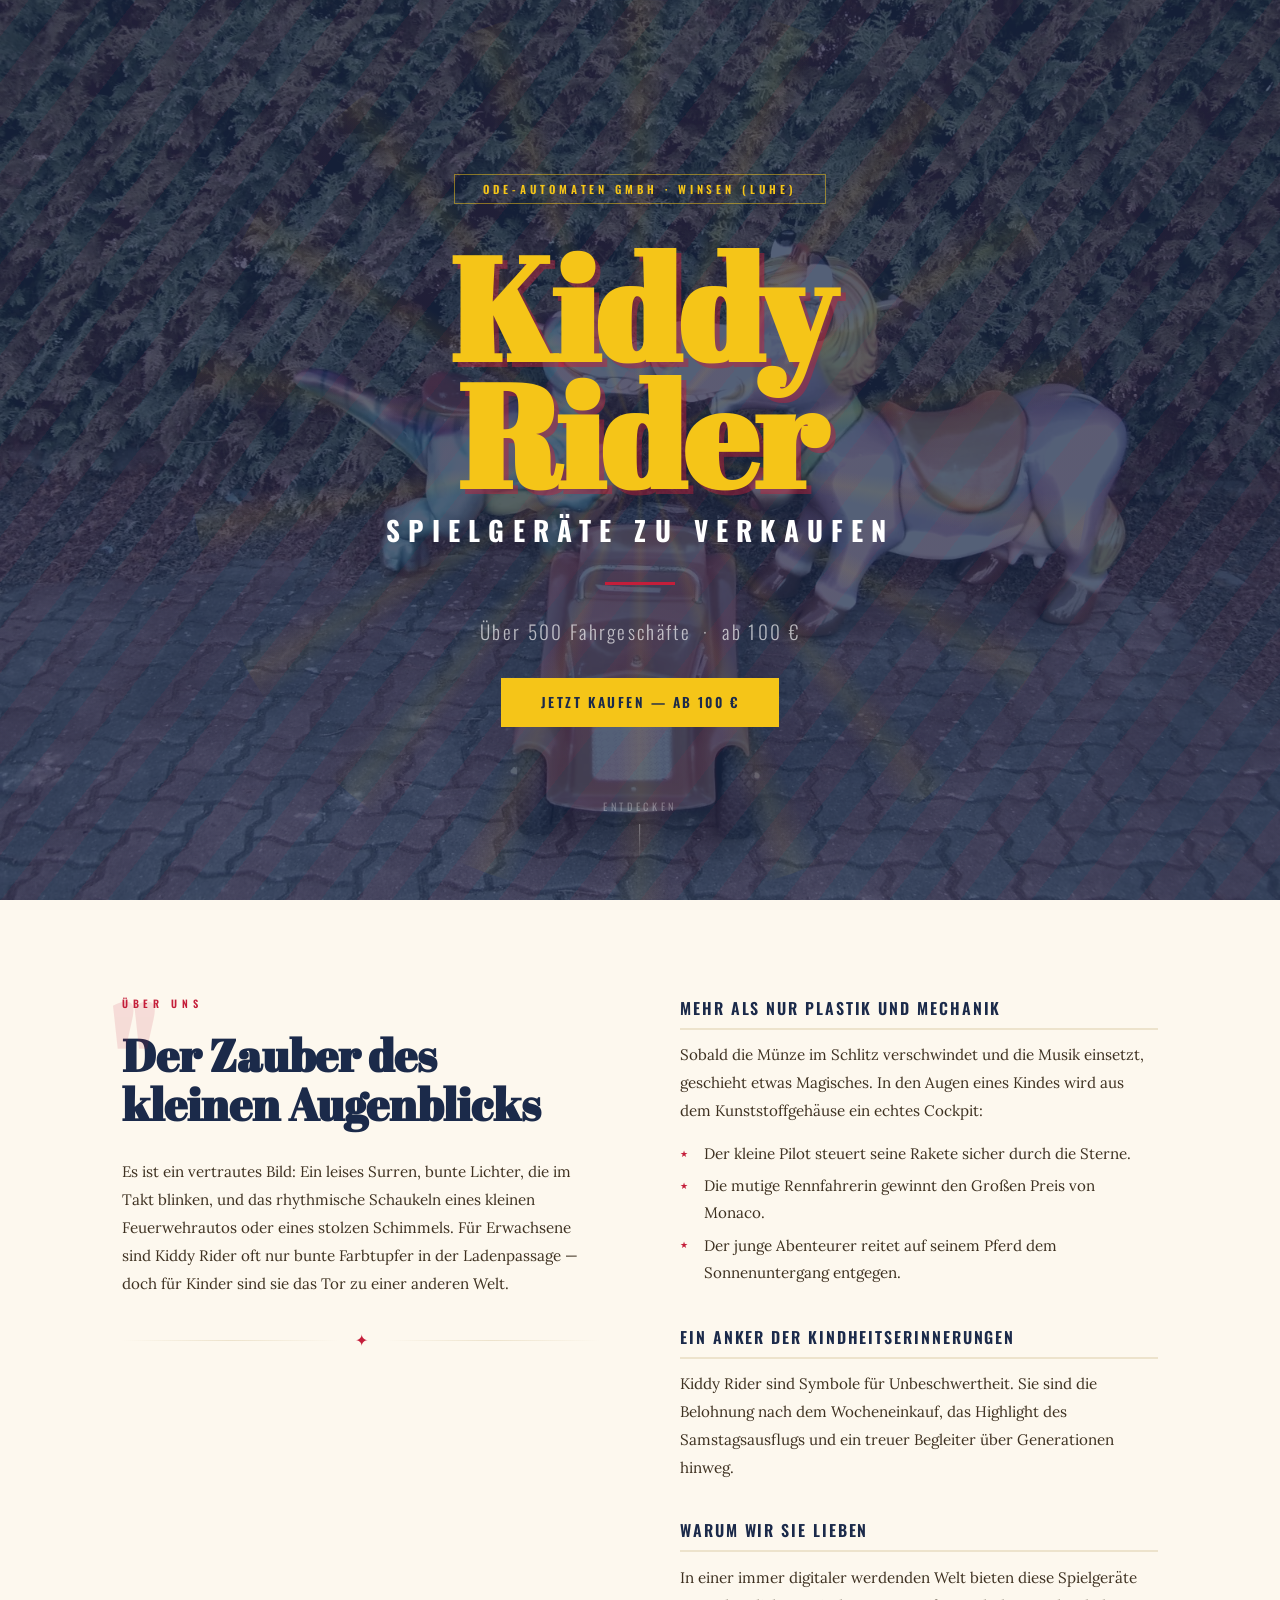
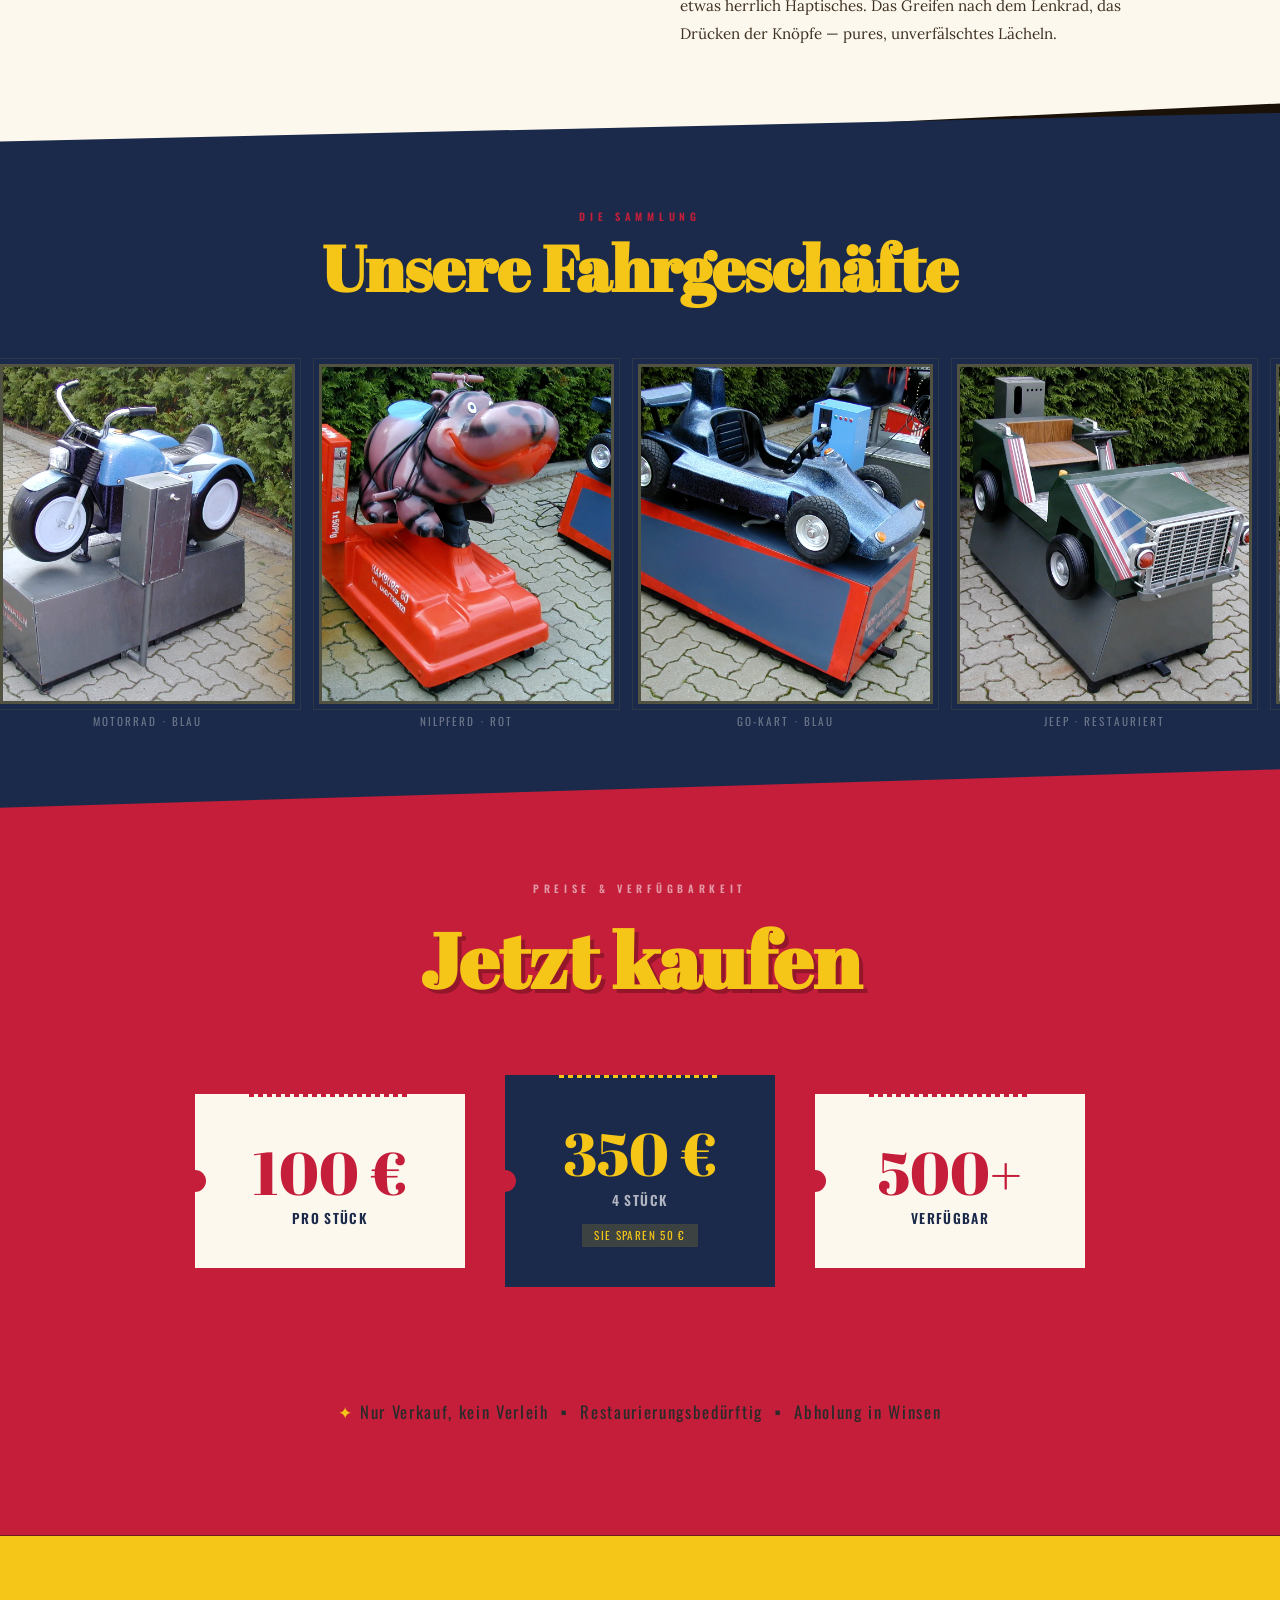
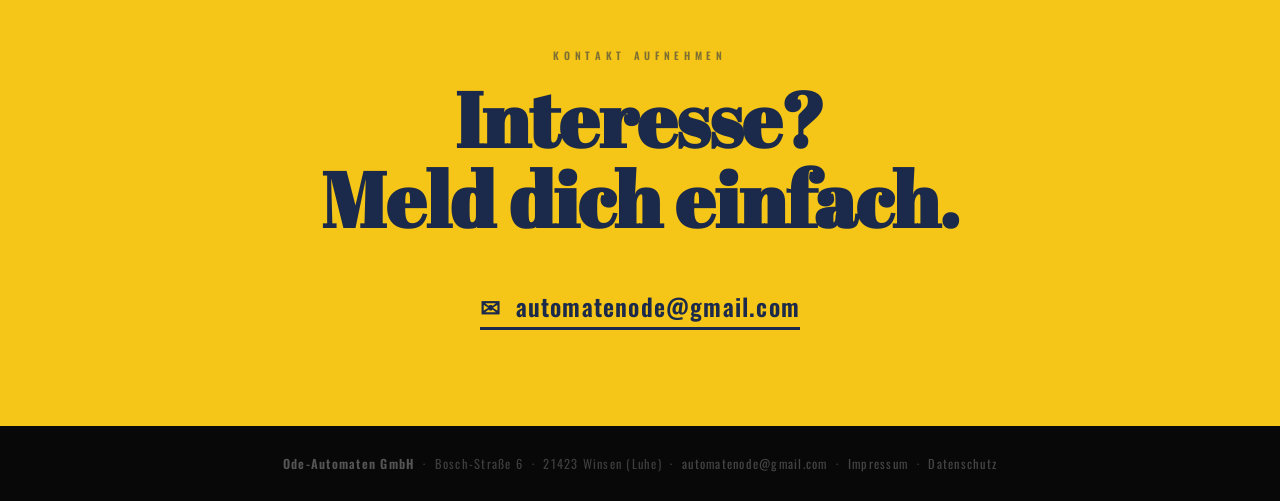
<file: index.html>
<!DOCTYPE html>
<html lang="de">
<head>
  <meta charset="UTF-8">
  <meta name="viewport" content="width=device-width, initial-scale=1.0">
  <meta name="description" content="Münzgespeiste Kinderfahrgeschäfte zu kaufen. Über 500 Stück verfügbar. Elefanten, Oldtimer, Quads, Raketen & mehr. Ab 100 €.">
  <title>Kiddy Rider Spielgeräte — Über 500 Fahrgeschäfte kaufen</title>

  <!-- Favicon -->
  <link rel="icon" href="favicon.svg" type="image/svg+xml">

  <!-- Canonical -->
  <link rel="canonical" href="https://ode-automaten.com/">

  <!-- Open Graph -->
  <meta property="og:type"        content="website">
  <meta property="og:url"         content="https://ode-automaten.com/">
  <meta property="og:locale"      content="de_DE">
  <meta property="og:title"       content="Kiddy Rider — Über 500 Fahrgeschäfte kaufen">
  <meta property="og:description" content="Münzgespeiste Kinderfahrgeschäfte ab 100 €. Elefanten, Oldtimer, Quads, Raketen & mehr. Abholung in Winsen (Luhe).">
  <meta property="og:image"       content="https://ode-automaten.com/assets/images/lager-sechs-fahrgeschaefte-reihe.webp">

  <!-- Twitter Card -->
  <meta name="twitter:card"        content="summary_large_image">
  <meta name="twitter:title"       content="Kiddy Rider — Über 500 Fahrgeschäfte kaufen">
  <meta name="twitter:description" content="Münzgespeiste Kinderfahrgeschäfte ab 100 €. Elefanten, Oldtimer, Quads, Raketen & mehr. Abholung in Winsen (Luhe).">
  <meta name="twitter:image"       content="https://ode-automaten.com/assets/images/lager-sechs-fahrgeschaefte-reihe.webp">

  <!-- Structured Data: LocalBusiness -->
  <script type="application/ld+json">
  {
    "@context": "https://schema.org",
    "@type": "LocalBusiness",
    "name": "Ode-Automaten GmbH",
    "description": "Münzgespeiste Kinderfahrgeschäfte — über 500 Fahrgeschäfte zu kaufen. Elefanten, Oldtimer, Quads, Raketen & mehr.",
    "url": "https://ode-automaten.com",
    "email": "automatenode@gmail.com",
    "address": {
      "@type": "PostalAddress",
      "streetAddress": "Bosch-Straße 6",
      "addressLocality": "Winsen (Luhe)",
      "postalCode": "21423",
      "addressCountry": "DE"
    },
    "image": "https://ode-automaten.com/assets/images/lager-sechs-fahrgeschaefte-reihe.webp",
    "priceRange": "€",
    "offers": {
      "@type": "AggregateOffer",
      "priceCurrency": "EUR",
      "lowPrice": "100",
      "offerCount": "500"
    }
  }
  </script>

  <link rel="stylesheet" href="assets/fonts/fonts.css">
  <style>

    /* ============================================================
       VARIABLES
    ============================================================ */
    :root {
      --navy:       #1B2A4A;
      --navy-light: #243460;
      --red:        #C41E3A;
      --gold:       #F5C518;
      --gold-dark:  #C9991A;
      --cream:      #FDF8EE;
      --cream-dark: #EDE3CC;
      --ink:        #1A1208;
      --white:      #FFFFFF;
    }

    /* ============================================================
       RESET & BASE
    ============================================================ */
    *, *::before, *::after { box-sizing: border-box; margin: 0; padding: 0; }
    html { scroll-behavior: smooth; }
    body {
      font-family: 'Lora', Georgia, serif;
      background: var(--ink);
      color: var(--ink);
      overflow-x: hidden;
    }

    /* ============================================================
       ANIMATIONS
    ============================================================ */
    @keyframes slideUp {
      from { opacity: 0; transform: translateY(50px); }
      to   { opacity: 1; transform: translateY(0); }
    }
    @keyframes fadeIn {
      from { opacity: 0; }
      to   { opacity: 1; }
    }

    .reveal {
      opacity: 0;
      transform: translateY(40px);
      transition: opacity 0.75s cubic-bezier(0.16, 1, 0.3, 1),
                  transform 0.75s cubic-bezier(0.16, 1, 0.3, 1);
    }
    .reveal.visible          { opacity: 1; transform: translateY(0); }
    .reveal.delay-1          { transition-delay: 0.12s; }
    .reveal.delay-2          { transition-delay: 0.24s; }
    .reveal.delay-3          { transition-delay: 0.38s; }

    /* ============================================================
       LAYOUT HELPERS
    ============================================================ */
    .container {
      max-width: 1100px;
      margin: 0 auto;
      padding: 0 2rem;
    }

    /* Angled section transitions */
    .clip-bottom      { clip-path: polygon(0 0, 100% 0, 100% 93%, 0 100%); padding-bottom: 9%; }
    .clip-top-bottom  { clip-path: polygon(0 4%, 100% 0, 100% 96%, 0 100%); padding-top: 8%; padding-bottom: 9%; margin-top: -4%; }
    .clip-top         { clip-path: polygon(0 5%, 100% 0, 100% 100%, 0 100%); padding-top: 9%; margin-top: -5%; }

    @media (max-width: 700px) {
      .clip-bottom, .clip-top-bottom, .clip-top {
        clip-path: none; padding-top: 5rem; padding-bottom: 5rem; margin-top: 0;
      }
    }

    /* ============================================================
       HERO
    ============================================================ */
    .hero {
      position: relative;
      min-height: 100vh;
      min-height: 100svh;
      display: flex;
      align-items: center;
      justify-content: center;
      overflow: hidden;
      background: var(--navy);
    }

    /* Background photo — desaturated, tinted */
    .hero-photo {
      position: absolute;
      inset: 0;
      background-image: url('assets/images/dino-pferd-auto-gruppe.webp');
      background-size: cover;
      background-position: center;
      opacity: 0.25;
      filter: saturate(0.35) contrast(1.15);
    }

    /* Diagonal carnival stripe overlay */
    .hero-stripes {
      position: absolute;
      inset: 0;
      background-image: repeating-linear-gradient(
        -52deg,
        transparent 0px,
        transparent 28px,
        rgba(196, 30, 58, 0.07) 28px,
        rgba(196, 30, 58, 0.07) 56px
      );
    }

    /* Sunburst / conic rays */
    .hero-burst {
      position: absolute;
      width: min(900px, 130vw);
      height: min(900px, 130vw);
      top: 50%;
      left: 50%;
      transform: translate(-50%, -50%);
      background: conic-gradient(
        from 0deg,
        rgba(245,197,24,0.07) 0deg, transparent 4deg,
        transparent 16deg, rgba(245,197,24,0.07) 20deg,
        transparent 24deg, transparent 36deg,
        rgba(245,197,24,0.07) 40deg, transparent 44deg,
        transparent 56deg, rgba(245,197,24,0.07) 60deg,
        transparent 64deg, transparent 76deg,
        rgba(245,197,24,0.07) 80deg, transparent 84deg,
        transparent 96deg, rgba(245,197,24,0.07) 100deg,
        transparent 104deg, transparent 116deg,
        rgba(245,197,24,0.07) 120deg, transparent 124deg,
        transparent 136deg, rgba(245,197,24,0.07) 140deg,
        transparent 144deg, transparent 156deg,
        rgba(245,197,24,0.07) 160deg, transparent 164deg,
        transparent 176deg, rgba(245,197,24,0.07) 180deg,
        transparent 184deg, transparent 196deg,
        rgba(245,197,24,0.07) 200deg, transparent 204deg,
        transparent 216deg, rgba(245,197,24,0.07) 220deg,
        transparent 224deg, transparent 236deg,
        rgba(245,197,24,0.07) 240deg, transparent 244deg,
        transparent 256deg, rgba(245,197,24,0.07) 260deg,
        transparent 264deg, transparent 276deg,
        rgba(245,197,24,0.07) 280deg, transparent 284deg,
        transparent 296deg, rgba(245,197,24,0.07) 300deg,
        transparent 304deg, transparent 316deg,
        rgba(245,197,24,0.07) 320deg, transparent 324deg,
        transparent 336deg, rgba(245,197,24,0.07) 340deg,
        transparent 344deg, transparent 356deg,
        rgba(245,197,24,0.07) 360deg
      );
      border-radius: 50%;
      pointer-events: none;
    }

    .hero-content {
      position: relative;
      z-index: 2;
      text-align: center;
      padding: 3rem 2rem;
    }

    .hero-badge {
      display: inline-block;
      font-family: 'Oswald', sans-serif;
      font-weight: 600;
      font-size: 0.7rem;
      letter-spacing: 0.35em;
      text-transform: uppercase;
      color: var(--gold);
      border: 1px solid rgba(245, 197, 24, 0.5);
      padding: 0.4rem 1.75rem;
      margin-bottom: 2.5rem;
      opacity: 0;
      animation: fadeIn 0.8s ease forwards 0.15s;
    }

    .hero-title {
      font-family: 'Abril Fatface', serif;
      font-size: clamp(4rem, 12vw, 9rem);
      color: var(--gold);
      line-height: 0.88;
      letter-spacing: -0.02em;
      text-shadow: 5px 5px 0 rgba(196, 30, 58, 0.45);
      opacity: 0;
      animation: slideUp 0.9s cubic-bezier(0.16, 1, 0.3, 1) forwards 0.35s;
    }

    .hero-subtitle {
      display: block;
      font-family: 'Oswald', sans-serif;
      font-weight: 700;
      font-size: clamp(0.9rem, 2.8vw, 1.7rem);
      color: var(--white);
      letter-spacing: 0.3em;
      text-transform: uppercase;
      margin-top: 0.75rem;
      opacity: 0;
      animation: slideUp 0.9s cubic-bezier(0.16, 1, 0.3, 1) forwards 0.55s;
    }

    .hero-rule {
      width: 70px;
      height: 3px;
      background: var(--red);
      margin: 2rem auto;
      opacity: 0;
      animation: fadeIn 0.6s ease forwards 0.75s;
    }

    .hero-tagline {
      font-family: 'Oswald', sans-serif;
      font-weight: 300;
      font-size: clamp(0.9rem, 2.2vw, 1.2rem);
      color: rgba(255, 255, 255, 0.65);
      letter-spacing: 0.12em;
      opacity: 0;
      animation: slideUp 0.9s cubic-bezier(0.16, 1, 0.3, 1) forwards 0.8s;
    }

    .hero-cta {
      display: inline-block;
      font-family: 'Oswald', sans-serif;
      font-weight: 600;
      font-size: 0.85rem;
      letter-spacing: 0.18em;
      text-transform: uppercase;
      color: var(--navy);
      background: var(--gold);
      padding: 0.9rem 2.5rem;
      margin-top: 2rem;
      text-decoration: none;
      transition: background 0.3s, transform 0.2s;
      opacity: 0;
      animation: slideUp 0.9s cubic-bezier(0.16, 1, 0.3, 1) forwards 1s;
    }

    .hero-cta:hover {
      background: var(--white);
      transform: translateY(-2px);
    }

    .hero-scroll-hint {
      position: absolute;
      bottom: 2.5rem;
      left: 50%;
      transform: translateX(-50%);
      font-family: 'Oswald', sans-serif;
      font-size: 0.65rem;
      letter-spacing: 0.35em;
      text-transform: uppercase;
      color: rgba(255, 255, 255, 0.3);
      display: flex;
      flex-direction: column;
      align-items: center;
      gap: 0.6rem;
      opacity: 0;
      animation: fadeIn 1s ease forwards 1.4s;
    }

    .hero-scroll-hint::after {
      content: '';
      width: 1px;
      height: 36px;
      background: linear-gradient(to bottom, rgba(255,255,255,0.35), transparent);
    }

    @media (max-width: 600px) {
      .hero {
        min-height: 85svh;
        min-height: 85vh;
      }
      .hero-content {
        padding: 4rem 1.25rem 6rem;
      }
      .hero-badge {
        font-size: 0.6rem;
        letter-spacing: 0.2em;
        padding: 0.4rem 1rem;
        margin-bottom: 1.75rem;
      }
      .hero-title {
        font-size: clamp(3.5rem, 22vw, 5.5rem);
        text-shadow: 3px 3px 0 rgba(196, 30, 58, 0.45);
      }
      .hero-subtitle {
        font-size: clamp(0.75rem, 4vw, 1rem);
        letter-spacing: 0.18em;
      }
      .hero-rule {
        margin: 1.5rem auto;
      }
      .hero-tagline {
        font-size: 0.85rem;
        letter-spacing: 0.06em;
      }
      .hero-scroll-hint {
        bottom: 1.5rem;
        font-size: 0.6rem;
      }
      .hero-photo {
        background-position: center 40%;
      }
    }

    /* ============================================================
       STORY
    ============================================================ */
    .story {
      background: var(--cream);
      padding: 6rem 0 5rem;
    }

    .story-grid {
      display: grid;
      grid-template-columns: 1fr 1fr;
      gap: 5rem;
      align-items: start;
    }

    @media (max-width: 760px) {
      .story-grid { grid-template-columns: 1fr; gap: 3rem; }
    }

    /* Left: big pull-quote */
    .story-eyebrow {
      font-family: 'Oswald', sans-serif;
      font-weight: 600;
      font-size: 0.65rem;
      letter-spacing: 0.45em;
      text-transform: uppercase;
      color: var(--red);
      margin-bottom: 1.25rem;
    }

    .story-pullquote {
      font-family: 'Abril Fatface', serif;
      font-size: clamp(1.8rem, 3.5vw, 3rem);
      color: var(--navy);
      line-height: 1.1;
      position: relative;
    }

    .story-pullquote::before {
      content: '"';
      position: absolute;
      top: -2.5rem;
      left: -1rem;
      font-size: 9rem;
      font-family: 'Abril Fatface', serif;
      color: var(--red);
      opacity: 0.12;
      line-height: 1;
    }

    .story-intro {
      margin-top: 1.75rem;
      font-size: 0.95rem;
      line-height: 1.85;
      color: #3D3020;
    }

    .story-ornament {
      display: flex;
      align-items: center;
      gap: 1rem;
      margin: 2rem 0;
    }
    .story-ornament::before,
    .story-ornament::after {
      content: '';
      flex: 1;
      height: 1px;
      background: linear-gradient(to right, transparent, var(--cream-dark), transparent);
    }
    .story-ornament-glyph { color: var(--red); font-size: 1rem; }

    /* Right: content blocks */
    .story-block { margin-bottom: 2.25rem; }

    .story-block-heading {
      font-family: 'Oswald', sans-serif;
      font-weight: 600;
      font-size: 1rem;
      letter-spacing: 0.12em;
      text-transform: uppercase;
      color: var(--navy);
      margin-bottom: 0.7rem;
      padding-bottom: 0.5rem;
      border-bottom: 2px solid var(--cream-dark);
    }

    .story-block p {
      font-size: 0.95rem;
      line-height: 1.85;
      color: #3D3020;
    }

    .story-block ul {
      list-style: none;
      margin-top: 0.75rem;
    }
    .story-block ul li {
      font-size: 0.95rem;
      line-height: 1.8;
      color: #3D3020;
      padding: 0.15rem 0 0.15rem 1.5rem;
      position: relative;
    }
    .story-block ul li::before {
      content: '★';
      position: absolute;
      left: 0;
      top: 0.5rem;
      color: var(--red);
      font-size: 0.55rem;
    }

    /* ============================================================
       GALLERY
    ============================================================ */
    .gallery {
      background: var(--navy);
      padding: 6rem 0 4rem;
    }

    .gallery-head {
      text-align: center;
      margin-bottom: 3rem;
    }

    .gallery-eyebrow {
      font-family: 'Oswald', sans-serif;
      font-weight: 600;
      font-size: 0.65rem;
      letter-spacing: 0.45em;
      text-transform: uppercase;
      color: var(--red);
      margin-bottom: 0.75rem;
    }

    .gallery-heading {
      font-family: 'Abril Fatface', serif;
      font-size: clamp(2rem, 5vw, 4rem);
      color: var(--gold);
      line-height: 1;
    }

    .gallery-track {
      display: flex;
      gap: 1.5rem;
      overflow-x: auto;
      padding: 1rem 2rem 2.5rem;
      scroll-snap-type: x mandatory;
      -webkit-overflow-scrolling: touch;
      scrollbar-width: thin;
      scrollbar-color: var(--red) rgba(255,255,255,0.08);
      cursor: grab;
      user-select: none;
    }
    .gallery-track:active { cursor: grabbing; }
    .gallery-track::-webkit-scrollbar        { height: 3px; }
    .gallery-track::-webkit-scrollbar-track  { background: rgba(255,255,255,0.05); }
    .gallery-track::-webkit-scrollbar-thumb  { background: var(--red); border-radius: 2px; }

    .gallery-item {
      flex: 0 0 295px;
      scroll-snap-align: start;
      transition: transform 0.35s cubic-bezier(0.16, 1, 0.3, 1);
    }
    .gallery-item:hover                    { transform: scale(1.04) rotate(-1.2deg); z-index: 2; }
    .gallery-item:nth-child(even):hover    { transform: scale(1.04) rotate(1.2deg); }

    .gallery-item img {
      width: 100%;
      height: 340px;
      object-fit: cover;
      display: block;
      border: 3px solid rgba(245, 197, 24, 0.25);
      outline: 1px solid rgba(245, 197, 24, 0.08);
      outline-offset: 5px;
      filter: saturate(0.85) contrast(1.05);
      transition: filter 0.3s ease, border-color 0.3s ease;
    }
    .gallery-item:hover img {
      filter: saturate(1.1) contrast(1.1);
      border-color: rgba(245,197,24,0.7);
    }

    .gallery-caption {
      margin-top: 0.6rem;
      text-align: center;
      font-family: 'Oswald', sans-serif;
      font-weight: 400;
      font-size: 0.7rem;
      letter-spacing: 0.18em;
      text-transform: uppercase;
      color: rgba(255,255,255,0.35);
    }

    /* ============================================================
       OFFER
    ============================================================ */
    .offer {
      background: var(--red);
      padding: 7rem 0 6rem;
    }

    .offer-head {
      text-align: center;
      margin-bottom: 4rem;
    }

    .offer-eyebrow {
      font-family: 'Oswald', sans-serif;
      font-weight: 600;
      font-size: 0.65rem;
      letter-spacing: 0.45em;
      text-transform: uppercase;
      color: rgba(255,255,255,0.55);
      margin-bottom: 0.75rem;
    }

    .offer-heading {
      font-family: 'Abril Fatface', serif;
      font-size: clamp(2.5rem, 6vw, 5.5rem);
      color: var(--gold);
      text-shadow: 4px 4px 0 rgba(0,0,0,0.25);
    }

    .offer-cards {
      display: flex;
      justify-content: center;
      align-items: center;
      flex-wrap: wrap;
      gap: 2.5rem;
    }

    /* Ticket card */
    .ticket {
      position: relative;
      background: var(--cream);
      width: 270px;
      padding: 3rem 2rem 2.5rem;
      text-align: center;
      display: flex;
      flex-direction: column;
      align-items: center;
      gap: 0.4rem;
    }

    /* Perforated top line */
    .ticket::before {
      content: '';
      position: absolute;
      top: 0;
      left: 20%;
      right: 20%;
      height: 3px;
      background: repeating-linear-gradient(
        to right,
        var(--red) 0, var(--red) 5px,
        transparent 5px, transparent 9px
      );
    }
    .ticket--highlight::before {
      background: repeating-linear-gradient(
        to right,
        var(--gold) 0, var(--gold) 5px,
        transparent 5px, transparent 9px
      );
    }

    /* Notch cut-outs */
    .ticket::after {
      content: '';
      position: absolute;
      width: 22px; height: 22px;
      border-radius: 50%;
      background: var(--red);
      top: 50%; transform: translateY(-50%);
      left: -11px;
      box-shadow: 282px 0 0 0 var(--red);
    }

    .ticket--highlight {
      background: var(--navy);
    }

    .ticket-price {
      font-family: 'Abril Fatface', serif;
      font-size: 3.75rem;
      color: var(--red);
      line-height: 1;
    }
    .ticket--highlight .ticket-price { color: var(--gold); }

    .ticket-label {
      font-family: 'Oswald', sans-serif;
      font-weight: 600;
      font-size: 0.85rem;
      letter-spacing: 0.1em;
      text-transform: uppercase;
      color: var(--navy);
    }
    .ticket--highlight .ticket-label { color: rgba(255,255,255,0.65); }

    .ticket-badge {
      margin-top: 0.5rem;
      font-family: 'Oswald', sans-serif;
      font-size: 0.7rem;
      letter-spacing: 0.12em;
      text-transform: uppercase;
      color: var(--red);
      background: rgba(196,30,58,0.1);
      padding: 0.2rem 0.8rem;
    }
    .ticket--highlight .ticket-badge {
      color: var(--gold);
      background: rgba(245,197,24,0.15);
    }

    .offer-note {
      text-align: center;
      margin-top: 3rem;
      font-family: 'Oswald', sans-serif;
      font-weight: 400;
      font-size: 1.05rem;
      letter-spacing: 0.1em;
      color: #2a2a2a;
      background: none;
      border: none;
      padding: 1rem 2rem;
      display: inline-block;
      margin-left: auto;
      margin-right: auto;
    }

    .offer-note-wrap {
      text-align: center;
      margin-top: 3rem;
    }

    /* ============================================================
       CONTACT
    ============================================================ */
    .contact {
      background: var(--gold);
      padding: 7rem 0 6rem;
      text-align: center;
    }

    .contact-eyebrow {
      font-family: 'Oswald', sans-serif;
      font-weight: 600;
      font-size: 0.65rem;
      letter-spacing: 0.45em;
      text-transform: uppercase;
      color: rgba(27,42,74,0.55);
      margin-bottom: 1rem;
    }

    .contact-heading {
      font-family: 'Abril Fatface', serif;
      font-size: clamp(2.5rem, 6vw, 5rem);
      color: var(--navy);
      line-height: 1.05;
      margin-bottom: 3rem;
    }

    .contact-link {
      display: inline-flex;
      align-items: center;
      gap: 0.75rem;
      font-family: 'Oswald', sans-serif;
      font-weight: 600;
      font-size: clamp(1.1rem, 2.5vw, 1.5rem);
      letter-spacing: 0.05em;
      color: var(--navy);
      text-decoration: none;
      border-bottom: 3px solid var(--navy);
      padding-bottom: 0.2rem;
      transition: color 0.2s ease, border-color 0.2s ease, letter-spacing 0.2s ease;
    }
    .contact-link:hover {
      color: var(--red);
      border-color: var(--red);
      letter-spacing: 0.08em;
    }

    /* ============================================================
       IMPRESSUM FOOTER
    ============================================================ */
    .impressum {
      background: #080808;
      padding: 1.75rem 0;
      text-align: center;
      font-family: 'Oswald', sans-serif;
      font-size: 0.78rem;
      letter-spacing: 0.1em;
      color: #3D3D3D;
    }

    .impressum strong { color: #555; font-weight: 600; }

    .impressum a {
      color: #444;
      text-decoration: none;
      transition: color 0.2s;
    }
    .impressum a:hover { color: var(--gold); }

  </style>
</head>
<body>

  <!-- ============ HERO ============ -->
  <section class="hero">
    <div class="hero-photo"></div>
    <div class="hero-stripes"></div>
    <div class="hero-burst"></div>

    <div class="hero-content">
      <div class="hero-badge">Ode-Automaten GmbH · Winsen (Luhe)</div>
      <h1 class="hero-title">Kiddy<br>Rider</h1>
      <span class="hero-subtitle">Spielgeräte zu verkaufen</span>
      <div class="hero-rule"></div>
      <p class="hero-tagline">Über 500 Fahrgeschäfte &nbsp;·&nbsp; ab 100 €</p>
      <a href="#angebot" class="hero-cta">Jetzt kaufen — ab 100 €</a>
    </div>

    <div class="hero-scroll-hint">Entdecken</div>
  </section>

  <!-- ============ STORY ============ -->
  <section class="story clip-bottom">
    <div class="container">
      <div class="story-grid">

        <div class="story-left reveal">
          <p class="story-eyebrow">Über uns</p>
          <h2 class="story-pullquote">Der Zauber des kleinen Augenblicks</h2>
          <p class="story-intro">
            Es ist ein vertrautes Bild: Ein leises Surren, bunte Lichter, die im Takt blinken,
            und das rhythmische Schaukeln eines kleinen Feuerwehrautos oder eines stolzen Schimmels.
            Für Erwachsene sind Kiddy Rider oft nur bunte Farbtupfer in der Ladenpassage —
            doch für Kinder sind sie das Tor zu einer anderen Welt.
          </p>
          <div class="story-ornament">
            <span class="story-ornament-glyph">✦</span>
          </div>
        </div>

        <div class="story-right">
          <div class="story-block reveal delay-1">
            <h3 class="story-block-heading">Mehr als nur Plastik und Mechanik</h3>
            <p>Sobald die Münze im Schlitz verschwindet und die Musik einsetzt, geschieht etwas Magisches.
               In den Augen eines Kindes wird aus dem Kunststoffgehäuse ein echtes Cockpit:</p>
            <ul>
              <li>Der kleine Pilot steuert seine Rakete sicher durch die Sterne.</li>
              <li>Die mutige Rennfahrerin gewinnt den Großen Preis von Monaco.</li>
              <li>Der junge Abenteurer reitet auf seinem Pferd dem Sonnenuntergang entgegen.</li>
            </ul>
          </div>

          <div class="story-block reveal delay-2">
            <h3 class="story-block-heading">Ein Anker der Kindheitserinnerungen</h3>
            <p>Kiddy Rider sind Symbole für Unbeschwertheit. Sie sind die Belohnung nach dem
               Wocheneinkauf, das Highlight des Samstagsausflugs und ein treuer Begleiter
               über Generationen hinweg.</p>
          </div>

          <div class="story-block reveal delay-3">
            <h3 class="story-block-heading">Warum wir sie lieben</h3>
            <p>In einer immer digitaler werdenden Welt bieten diese Spielgeräte etwas herrlich
               Haptisches. Das Greifen nach dem Lenkrad, das Drücken der Knöpfe —
               pures, unverfälschtes Lächeln.</p>
          </div>
        </div>

      </div>
    </div>
  </section>

  <!-- ============ GALLERY ============ -->
  <section class="gallery clip-top-bottom">
    <div class="gallery-head container reveal">
      <p class="gallery-eyebrow">Die Sammlung</p>
      <h2 class="gallery-heading">Unsere Fahrgeschäfte</h2>
    </div>

    <div class="gallery-track" id="galleryTrack">
      <div class="gallery-item">
        <img src="assets/images/motorrad-blau-einzeln.webp" alt="Blaues Kindermotorrad" loading="lazy">
        <p class="gallery-caption">Motorrad · Blau</p>
      </div>
      <div class="gallery-item">
        <img src="assets/images/nilpferd-rot-einzeln.webp" alt="Rotes Nilpferd Fahrgeschäft" loading="lazy">
        <p class="gallery-caption">Nilpferd · Rot</p>
      </div>
      <div class="gallery-item">
        <img src="assets/images/gokart-blau-einzeln.webp" alt="Blaues Go-Kart Fahrgeschäft" loading="lazy">
        <p class="gallery-caption">Go-Kart · Blau</p>
      </div>
      <div class="gallery-item">
        <img src="assets/images/jeep-oldtimer-gruen-restauriert.webp" alt="Restaurierter grüner Jeep" loading="lazy">
        <p class="gallery-caption">Jeep · Restauriert</p>
      </div>
      <div class="gallery-item">
        <img src="assets/images/dino-pferd-auto-gruppe.webp" alt="Dinosaurier, Pferd und Auto" loading="lazy">
        <p class="gallery-caption">Dino · Pferd · Auto</p>
      </div>
      <div class="gallery-item">
        <img src="assets/images/drei-elefanten-reihe-vorne.webp" alt="Drei Elefanten-Fahrgeschäfte" loading="lazy">
        <p class="gallery-caption">Elefanten · Trio</p>
      </div>
      <div class="gallery-item">
        <img src="assets/images/motorrad-nilpferd-pferd-gruppe.webp" alt="Motorrad, Nilpferd und Pferd" loading="lazy">
        <p class="gallery-caption">Gemischte Gruppe</p>
      </div>
      <div class="gallery-item">
        <img src="assets/images/lager-uebersicht-alle-geraete.webp" alt="Lagerübersicht alle Fahrgeschäfte" loading="lazy">
        <p class="gallery-caption">Lager · Übersicht</p>
      </div>
    </div>
  </section>

  <!-- ============ OFFER ============ -->
  <section class="offer clip-top" id="angebot">
    <div class="container">
      <div class="offer-head reveal">
        <p class="offer-eyebrow">Preise &amp; Verfügbarkeit</p>
        <h2 class="offer-heading">Jetzt kaufen</h2>
      </div>

      <div class="offer-cards">
        <div class="ticket reveal delay-1">
          <span class="ticket-price">100 €</span>
          <span class="ticket-label">pro Stück</span>
        </div>
        <div class="ticket ticket--highlight reveal delay-2">
          <span class="ticket-price">350 €</span>
          <span class="ticket-label">4 Stück</span>
          <span class="ticket-badge">Sie sparen 50 €</span>
        </div>
        <div class="ticket reveal delay-3">
          <span class="ticket-price">500+</span>
          <span class="ticket-label">Verfügbar</span>
        </div>
      </div>

      <div class="offer-note-wrap">
        <p class="offer-note reveal"><span style="color:var(--gold)">✦</span> Nur Verkauf, kein Verleih &nbsp;<span style="font-size:2.4em;line-height:0;vertical-align:-0.22em">·</span>&nbsp; Restaurierungsbedürftig &nbsp;<span style="font-size:2.4em;line-height:0;vertical-align:-0.22em">·</span>&nbsp; Abholung in Winsen</p>
      </div>
    </div>
  </section>

  <!-- ============ CONTACT ============ -->
  <section class="contact">
    <div class="container">
      <p class="contact-eyebrow reveal">Kontakt aufnehmen</p>
      <h2 class="contact-heading reveal delay-1">Interesse?<br>Meld dich einfach.</h2>
      <a href="mailto:automatenode@gmail.com" class="contact-link reveal delay-2">
        ✉&nbsp; automatenode@gmail.com
      </a>
    </div>
  </section>

  <!-- ============ IMPRESSUM ============ -->
  <footer class="impressum">
    <div class="container">
      <p>
        <strong>Ode-Automaten GmbH</strong>
        &nbsp;·&nbsp; Bosch-Straße 6 &nbsp;·&nbsp; 21423 Winsen (Luhe)
        &nbsp;·&nbsp; <a href="mailto:automatenode@gmail.com">automatenode@gmail.com</a>
        &nbsp;·&nbsp; <a href="impressum.html">Impressum</a>
        &nbsp;·&nbsp; <a href="datenschutz.html">Datenschutz</a>
      </p>
    </div>
  </footer>

  <script>
    // Scroll-triggered reveal
    const observer = new IntersectionObserver((entries) => {
      entries.forEach(e => {
        if (e.isIntersecting) {
          e.target.classList.add('visible');
          observer.unobserve(e.target);
        }
      });
    }, { threshold: 0.12 });

    document.querySelectorAll('.reveal').forEach(el => observer.observe(el));

    // Gallery — drag to scroll
    const track = document.getElementById('galleryTrack');
    let dragging = false, startX, scrollLeft;
    track.addEventListener('mousedown',  e => { dragging = true;  startX = e.pageX - track.offsetLeft; scrollLeft = track.scrollLeft; });
    track.addEventListener('mouseleave', () => dragging = false);
    track.addEventListener('mouseup',    () => dragging = false);
    track.addEventListener('mousemove',  e => {
      if (!dragging) return;
      e.preventDefault();
      track.scrollLeft = scrollLeft - (e.pageX - track.offsetLeft - startX) * 1.6;
    });
  </script>

</body>
</html>
</file>
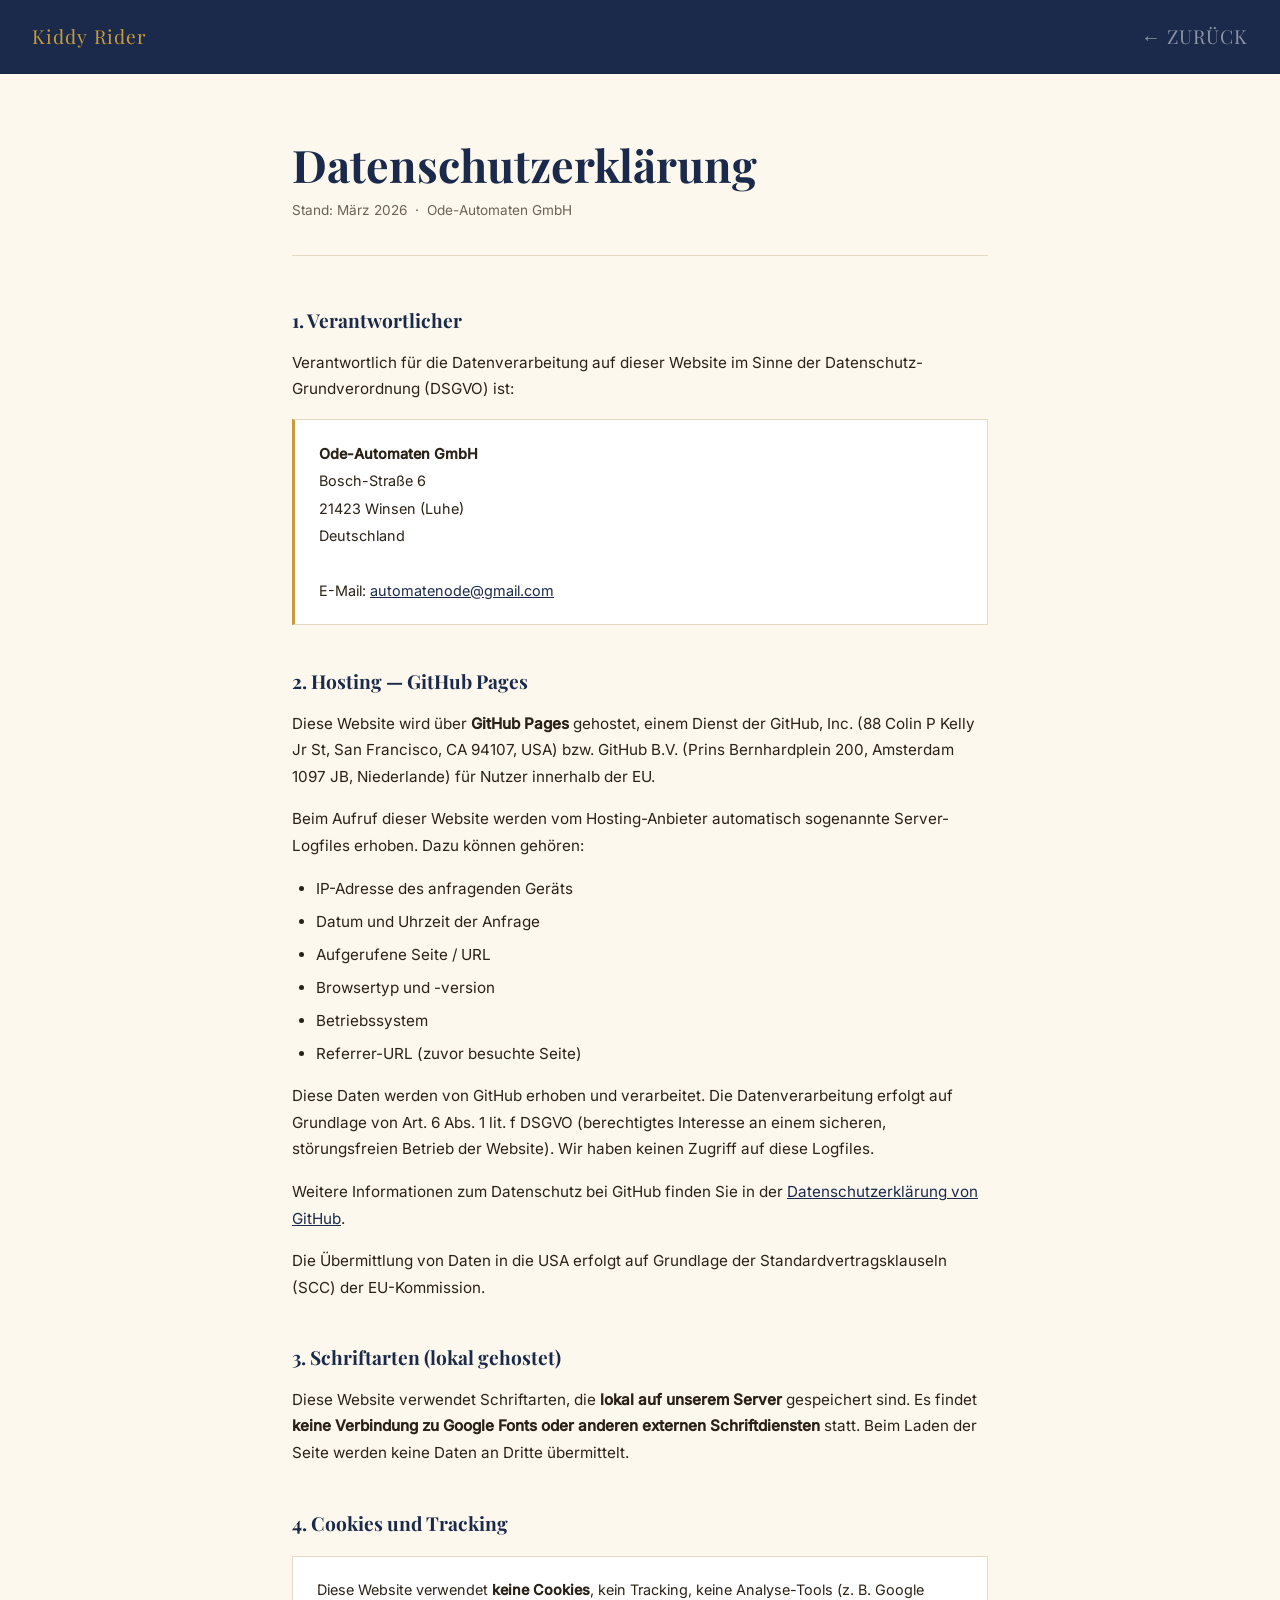
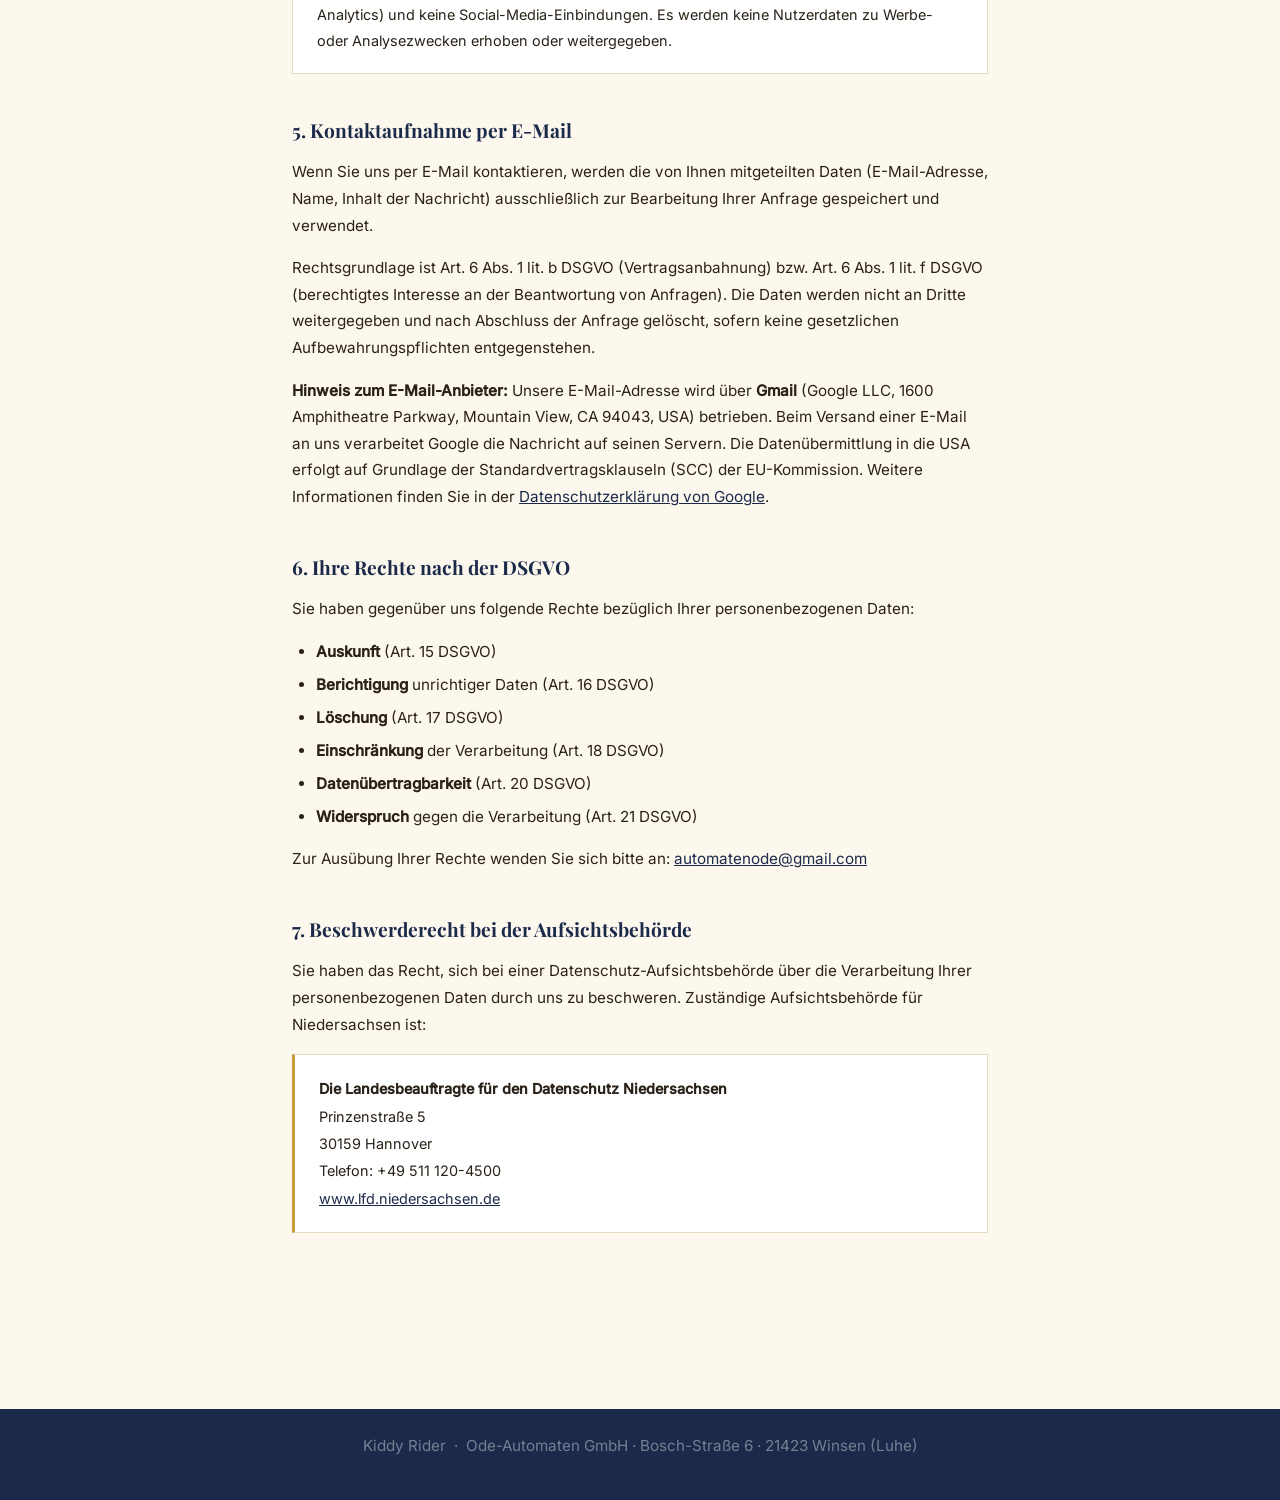
<file: datenschutz.html>
<!DOCTYPE html>
<html lang="de">
<head>
  <meta charset="UTF-8">
  <meta name="viewport" content="width=device-width, initial-scale=1.0">
  <meta name="robots" content="noindex, nofollow">
  <title>Datenschutzerklärung — Ode-Automaten GmbH</title>
  <link rel="icon" href="favicon.svg" type="image/svg+xml">
  <link rel="stylesheet" href="assets/fonts/fonts.css">
  <style>
    :root {
      --navy: #1B2A4A;
      --gold: #C89B3C;
      --cream: #FDF8EE;
      --ink: #2A2218;
      --muted: #6B6255;
      --border: #E4D9C3;
    }

    *, *::before, *::after { box-sizing: border-box; margin: 0; padding: 0; }
    html { scroll-behavior: smooth; }

    body {
      font-family: 'Inter', 'Lora', Georgia, serif;
      background: var(--cream);
      color: var(--ink);
      line-height: 1.75;
    }

    /* Header */
    .site-header {
      background: var(--navy);
      padding: 1.25rem 2rem;
      display: flex;
      align-items: center;
      justify-content: space-between;
    }

    .site-header a {
      font-family: 'Playfair Display', 'Abril Fatface', serif;
      font-size: 1.2rem;
      color: var(--gold);
      text-decoration: none;
      letter-spacing: 0.05em;
    }

    .site-header a:hover { opacity: 0.8; }

    .back-link {
      font-family: 'Inter', sans-serif;
      font-size: 0.8rem;
      letter-spacing: 0.1em;
      text-transform: uppercase;
      color: rgba(255,255,255,0.5) !important;
    }
    .back-link:hover { color: var(--gold) !important; opacity: 1 !important; }

    /* Main content */
    .content {
      max-width: 760px;
      margin: 4rem auto;
      padding: 0 2rem 6rem;
    }

    .page-title {
      font-family: 'Playfair Display', 'Abril Fatface', serif;
      font-size: clamp(1.8rem, 4vw, 2.8rem);
      color: var(--navy);
      margin-bottom: 0.5rem;
      line-height: 1.2;
    }

    .page-meta {
      font-size: 0.85rem;
      color: var(--muted);
      margin-bottom: 3rem;
      padding-bottom: 2rem;
      border-bottom: 1px solid var(--border);
    }

    h2 {
      font-family: 'Playfair Display', 'Oswald', serif;
      font-size: 1.2rem;
      color: var(--navy);
      margin: 2.5rem 0 0.75rem;
    }

    p { margin-bottom: 1rem; font-size: 0.95rem; }

    a { color: var(--navy); }
    a:hover { color: var(--gold); }

    .address-block {
      background: white;
      border: 1px solid var(--border);
      border-left: 3px solid var(--gold);
      padding: 1.25rem 1.5rem;
      margin: 1rem 0;
      font-size: 0.9rem;
      line-height: 1.9;
    }

    .highlight-box {
      background: white;
      border: 1px solid var(--border);
      padding: 1.25rem 1.5rem;
      margin: 1rem 0;
      font-size: 0.9rem;
    }

    ul {
      padding-left: 1.5rem;
      margin-bottom: 1rem;
    }
    ul li { font-size: 0.95rem; margin-bottom: 0.4rem; }

    /* Footer */
    .site-footer {
      background: var(--navy);
      padding: 1.5rem 2rem;
      text-align: center;
      font-family: 'Inter', sans-serif;
      font-size: 0.8rem;
      color: rgba(255,255,255,0.4);
    }
    .site-footer a { color: rgba(255,255,255,0.4); text-decoration: none; }
    .site-footer a:hover { color: var(--gold); }
  </style>
</head>
<body>

  <header class="site-header">
    <a href="index.html">Kiddy Rider</a>
    <a href="index.html" class="back-link">← Zurück</a>
  </header>

  <main class="content">

    <h1 class="page-title">Datenschutzerklärung</h1>
    <p class="page-meta">Stand: März 2026 &nbsp;·&nbsp; Ode-Automaten GmbH</p>

    <!-- 1. Verantwortlicher -->
    <h2>1. Verantwortlicher</h2>
    <p>Verantwortlich für die Datenverarbeitung auf dieser Website im Sinne der Datenschutz-Grundverordnung (DSGVO) ist:</p>
    <div class="address-block">
      <strong>Ode-Automaten GmbH</strong><br>
      Bosch-Straße 6<br>
      21423 Winsen (Luhe)<br>
      Deutschland<br><br>
      E-Mail: <a href="mailto:automatenode@gmail.com">automatenode@gmail.com</a>
    </div>

    <!-- 2. Hosting -->
    <h2>2. Hosting — GitHub Pages</h2>
    <p>
      Diese Website wird über <strong>GitHub Pages</strong> gehostet, einem Dienst der
      GitHub, Inc. (88 Colin P Kelly Jr St, San Francisco, CA 94107, USA) bzw.
      GitHub B.V. (Prins Bernhardplein 200, Amsterdam 1097 JB, Niederlande) für Nutzer
      innerhalb der EU.
    </p>
    <p>
      Beim Aufruf dieser Website werden vom Hosting-Anbieter automatisch sogenannte
      Server-Logfiles erhoben. Dazu können gehören:
    </p>
    <ul>
      <li>IP-Adresse des anfragenden Geräts</li>
      <li>Datum und Uhrzeit der Anfrage</li>
      <li>Aufgerufene Seite / URL</li>
      <li>Browsertyp und -version</li>
      <li>Betriebssystem</li>
      <li>Referrer-URL (zuvor besuchte Seite)</li>
    </ul>
    <p>
      Diese Daten werden von GitHub erhoben und verarbeitet. Die Datenverarbeitung erfolgt
      auf Grundlage von Art. 6 Abs. 1 lit. f DSGVO (berechtigtes Interesse an einem sicheren,
      störungsfreien Betrieb der Website). Wir haben keinen Zugriff auf diese Logfiles.
    </p>
    <p>
      Weitere Informationen zum Datenschutz bei GitHub finden Sie in der
      <a href="https://docs.github.com/en/site-policy/privacy-policies/github-general-privacy-statement" target="_blank" rel="noopener noreferrer">Datenschutzerklärung von GitHub</a>.
    </p>
    <p>
      Die Übermittlung von Daten in die USA erfolgt auf Grundlage der
      Standardvertragsklauseln (SCC) der EU-Kommission.
    </p>

    <!-- 3. Schriften -->
    <h2>3. Schriftarten (lokal gehostet)</h2>
    <p>
      Diese Website verwendet Schriftarten, die <strong>lokal auf unserem Server</strong>
      gespeichert sind. Es findet <strong>keine Verbindung zu Google Fonts oder anderen
      externen Schriftdiensten</strong> statt. Beim Laden der Seite werden keine Daten
      an Dritte übermittelt.
    </p>

    <!-- 4. Cookies -->
    <h2>4. Cookies und Tracking</h2>
    <div class="highlight-box">
      Diese Website verwendet <strong>keine Cookies</strong>, kein Tracking, keine
      Analyse-Tools (z. B. Google Analytics) und keine Social-Media-Einbindungen.
      Es werden keine Nutzerdaten zu Werbe- oder Analysezwecken erhoben oder weitergegeben.
    </div>

    <!-- 5. Kontakt per E-Mail -->
    <h2>5. Kontaktaufnahme per E-Mail</h2>
    <p>
      Wenn Sie uns per E-Mail kontaktieren, werden die von Ihnen mitgeteilten Daten
      (E-Mail-Adresse, Name, Inhalt der Nachricht) ausschließlich zur Bearbeitung Ihrer
      Anfrage gespeichert und verwendet.
    </p>
    <p>
      Rechtsgrundlage ist Art. 6 Abs. 1 lit. b DSGVO (Vertragsanbahnung) bzw.
      Art. 6 Abs. 1 lit. f DSGVO (berechtigtes Interesse an der Beantwortung von Anfragen).
      Die Daten werden nicht an Dritte weitergegeben und nach Abschluss der Anfrage gelöscht,
      sofern keine gesetzlichen Aufbewahrungspflichten entgegenstehen.
    </p>
    <p>
      <strong>Hinweis zum E-Mail-Anbieter:</strong> Unsere E-Mail-Adresse wird über
      <strong>Gmail</strong> (Google LLC, 1600 Amphitheatre Parkway, Mountain View, CA 94043, USA)
      betrieben. Beim Versand einer E-Mail an uns verarbeitet Google die Nachricht auf seinen
      Servern. Die Datenübermittlung in die USA erfolgt auf Grundlage der
      Standardvertragsklauseln (SCC) der EU-Kommission. Weitere Informationen finden Sie in
      der <a href="https://policies.google.com/privacy" target="_blank" rel="noopener noreferrer">Datenschutzerklärung von Google</a>.
    </p>

    <!-- 6. Ihre Rechte -->
    <h2>6. Ihre Rechte nach der DSGVO</h2>
    <p>Sie haben gegenüber uns folgende Rechte bezüglich Ihrer personenbezogenen Daten:</p>
    <ul>
      <li><strong>Auskunft</strong> (Art. 15 DSGVO)</li>
      <li><strong>Berichtigung</strong> unrichtiger Daten (Art. 16 DSGVO)</li>
      <li><strong>Löschung</strong> (Art. 17 DSGVO)</li>
      <li><strong>Einschränkung</strong> der Verarbeitung (Art. 18 DSGVO)</li>
      <li><strong>Datenübertragbarkeit</strong> (Art. 20 DSGVO)</li>
      <li><strong>Widerspruch</strong> gegen die Verarbeitung (Art. 21 DSGVO)</li>
    </ul>
    <p>
      Zur Ausübung Ihrer Rechte wenden Sie sich bitte an:
      <a href="mailto:automatenode@gmail.com">automatenode@gmail.com</a>
    </p>

    <!-- 7. Beschwerderecht -->
    <h2>7. Beschwerderecht bei der Aufsichtsbehörde</h2>
    <p>
      Sie haben das Recht, sich bei einer Datenschutz-Aufsichtsbehörde über die Verarbeitung
      Ihrer personenbezogenen Daten durch uns zu beschweren. Zuständige Aufsichtsbehörde
      für Niedersachsen ist:
    </p>
    <div class="address-block">
      <strong>Die Landesbeauftragte für den Datenschutz Niedersachsen</strong><br>
      Prinzenstraße 5<br>
      30159 Hannover<br>
      Telefon: +49 511 120-4500<br>
      <a href="https://www.lfd.niedersachsen.de" target="_blank" rel="noopener noreferrer">www.lfd.niedersachsen.de</a>
    </div>

  </main>

  <footer class="site-footer">
    <p>
      <a href="index.html">Kiddy Rider</a>
      &nbsp;·&nbsp; Ode-Automaten GmbH · Bosch-Straße 6 · 21423 Winsen (Luhe)
    </p>
  </footer>

</body>
</html>
</file>
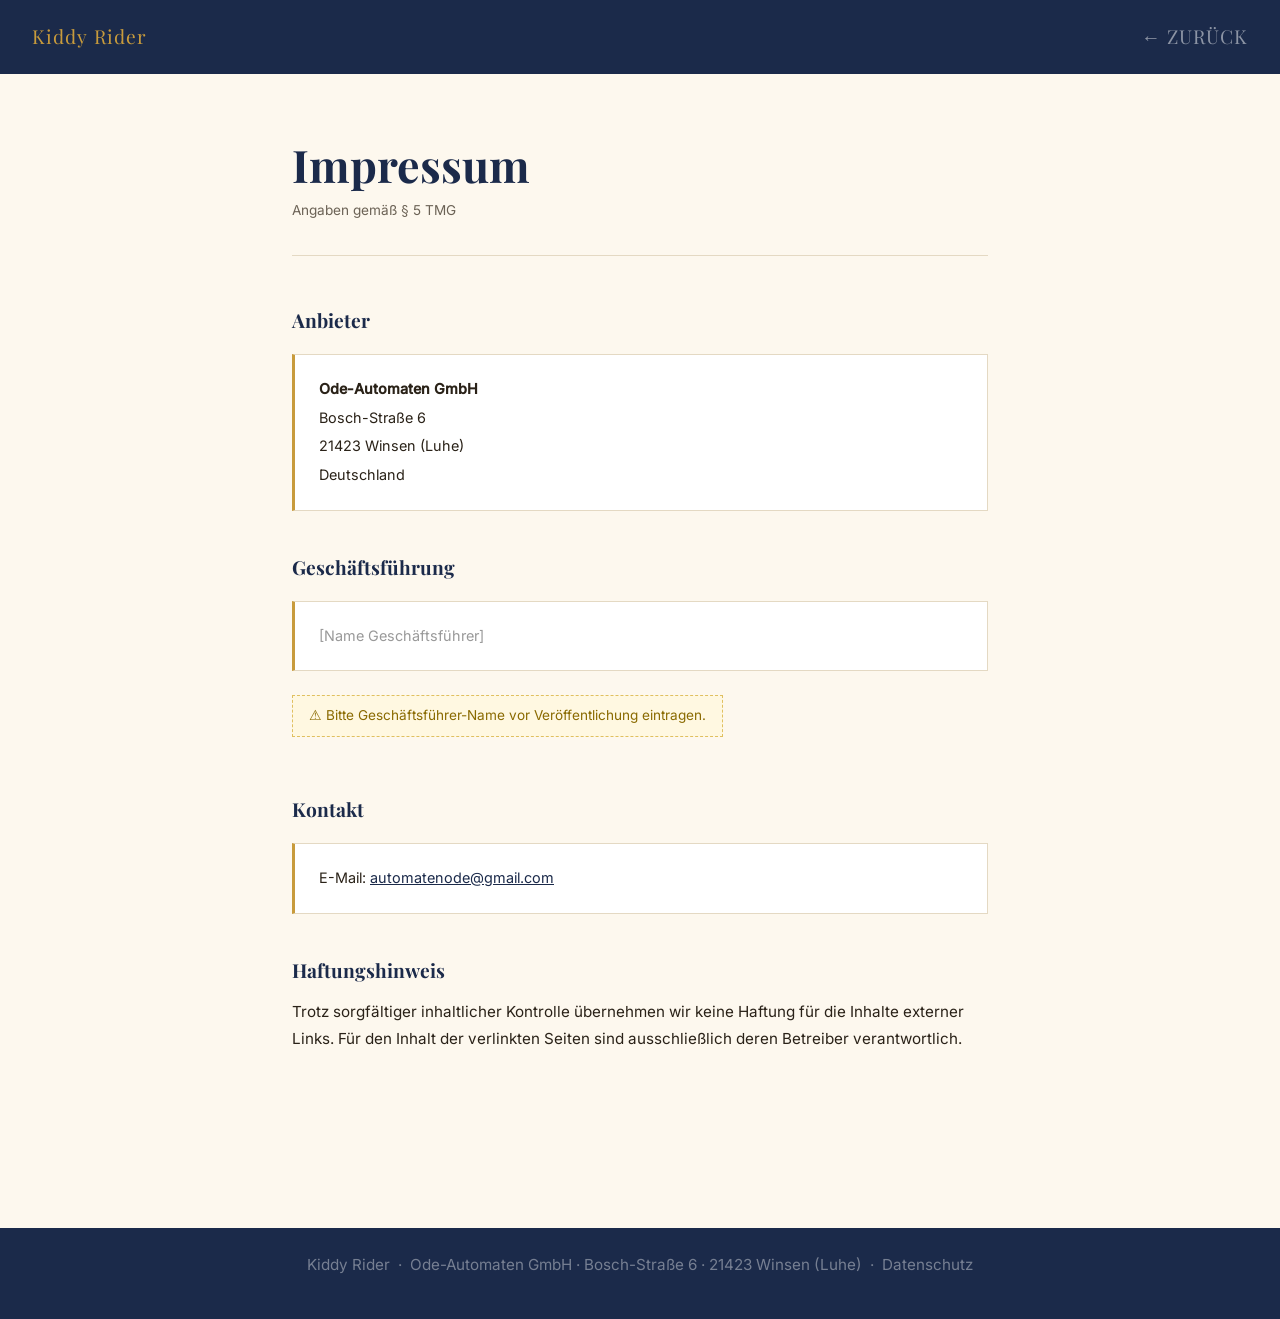
<file: impressum.html>
<!DOCTYPE html>
<html lang="de">
<head>
  <meta charset="UTF-8">
  <meta name="viewport" content="width=device-width, initial-scale=1.0">
  <meta name="robots" content="noindex, nofollow">
  <title>Impressum — Ode-Automaten GmbH</title>
  <link rel="icon" href="favicon.svg" type="image/svg+xml">
  <link rel="stylesheet" href="assets/fonts/fonts.css">
  <style>
    :root {
      --navy: #1B2A4A;
      --gold: #C89B3C;
      --cream: #FDF8EE;
      --ink: #2A2218;
      --muted: #6B6255;
      --border: #E4D9C3;
    }

    *, *::before, *::after { box-sizing: border-box; margin: 0; padding: 0; }
    html { scroll-behavior: smooth; }

    body {
      font-family: 'Inter', Georgia, serif;
      background: var(--cream);
      color: var(--ink);
      line-height: 1.75;
    }

    .site-header {
      background: var(--navy);
      padding: 1.25rem 2rem;
      display: flex;
      align-items: center;
      justify-content: space-between;
    }
    .site-header a {
      font-family: 'Playfair Display', serif;
      font-size: 1.2rem;
      color: var(--gold);
      text-decoration: none;
      letter-spacing: 0.05em;
    }
    .back-link {
      font-family: 'Inter', sans-serif;
      font-size: 0.8rem;
      letter-spacing: 0.1em;
      text-transform: uppercase;
      color: rgba(255,255,255,0.5) !important;
    }
    .back-link:hover { color: var(--gold) !important; }

    .content {
      max-width: 760px;
      margin: 4rem auto;
      padding: 0 2rem 6rem;
    }

    .page-title {
      font-family: 'Playfair Display', serif;
      font-size: clamp(1.8rem, 4vw, 2.8rem);
      color: var(--navy);
      margin-bottom: 0.5rem;
      line-height: 1.2;
    }

    .page-meta {
      font-size: 0.85rem;
      color: var(--muted);
      margin-bottom: 3rem;
      padding-bottom: 2rem;
      border-bottom: 1px solid var(--border);
    }

    h2 {
      font-family: 'Playfair Display', serif;
      font-size: 1.2rem;
      color: var(--navy);
      margin: 2.5rem 0 0.75rem;
    }

    p { margin-bottom: 1rem; font-size: 0.95rem; }

    a { color: var(--navy); }
    a:hover { color: var(--gold); }

    .address-block {
      background: white;
      border: 1px solid var(--border);
      border-left: 3px solid var(--gold);
      padding: 1.25rem 1.5rem;
      margin: 1rem 0;
      font-size: 0.9rem;
      line-height: 2;
    }

    .todo {
      background: #fff8e1;
      border: 1px dashed #e0c060;
      padding: 0.5rem 1rem;
      font-size: 0.85rem;
      color: #8a6a00;
      margin-top: 0.5rem;
      display: inline-block;
    }

    .site-footer {
      background: var(--navy);
      padding: 1.5rem 2rem;
      text-align: center;
      font-family: 'Inter', sans-serif;
      font-size: 0.8rem;
      color: rgba(255,255,255,0.4);
    }
    .site-footer a { color: rgba(255,255,255,0.4); text-decoration: none; }
    .site-footer a:hover { color: var(--gold); }
  </style>
</head>
<body>

  <header class="site-header">
    <a href="index.html">Kiddy Rider</a>
    <a href="index.html" class="back-link">← Zurück</a>
  </header>

  <main class="content">

    <h1 class="page-title">Impressum</h1>
    <p class="page-meta">Angaben gemäß § 5 TMG</p>

    <h2>Anbieter</h2>
    <div class="address-block">
      <strong>Ode-Automaten GmbH</strong><br>
      Bosch-Straße 6<br>
      21423 Winsen (Luhe)<br>
      Deutschland
    </div>

    <h2>Geschäftsführung</h2>
    <div class="address-block">
      <!-- TODO: Geschäftsführer eintragen -->
      <span style="color:#999;">[Name Geschäftsführer]</span>
    </div>
    <p class="todo">⚠ Bitte Geschäftsführer-Name vor Veröffentlichung eintragen.</p>

    <h2>Kontakt</h2>
    <div class="address-block">
      E-Mail: <a href="mailto:automatenode@gmail.com">automatenode@gmail.com</a>
    </div>

    <h2>Haftungshinweis</h2>
    <p>
      Trotz sorgfältiger inhaltlicher Kontrolle übernehmen wir keine Haftung für die
      Inhalte externer Links. Für den Inhalt der verlinkten Seiten sind ausschließlich
      deren Betreiber verantwortlich.
    </p>

  </main>

  <footer class="site-footer">
    <p>
      <a href="index.html">Kiddy Rider</a>
      &nbsp;·&nbsp; Ode-Automaten GmbH · Bosch-Straße 6 · 21423 Winsen (Luhe)
      &nbsp;·&nbsp; <a href="datenschutz.html">Datenschutz</a>
    </p>
  </footer>

</body>
</html>
</file>
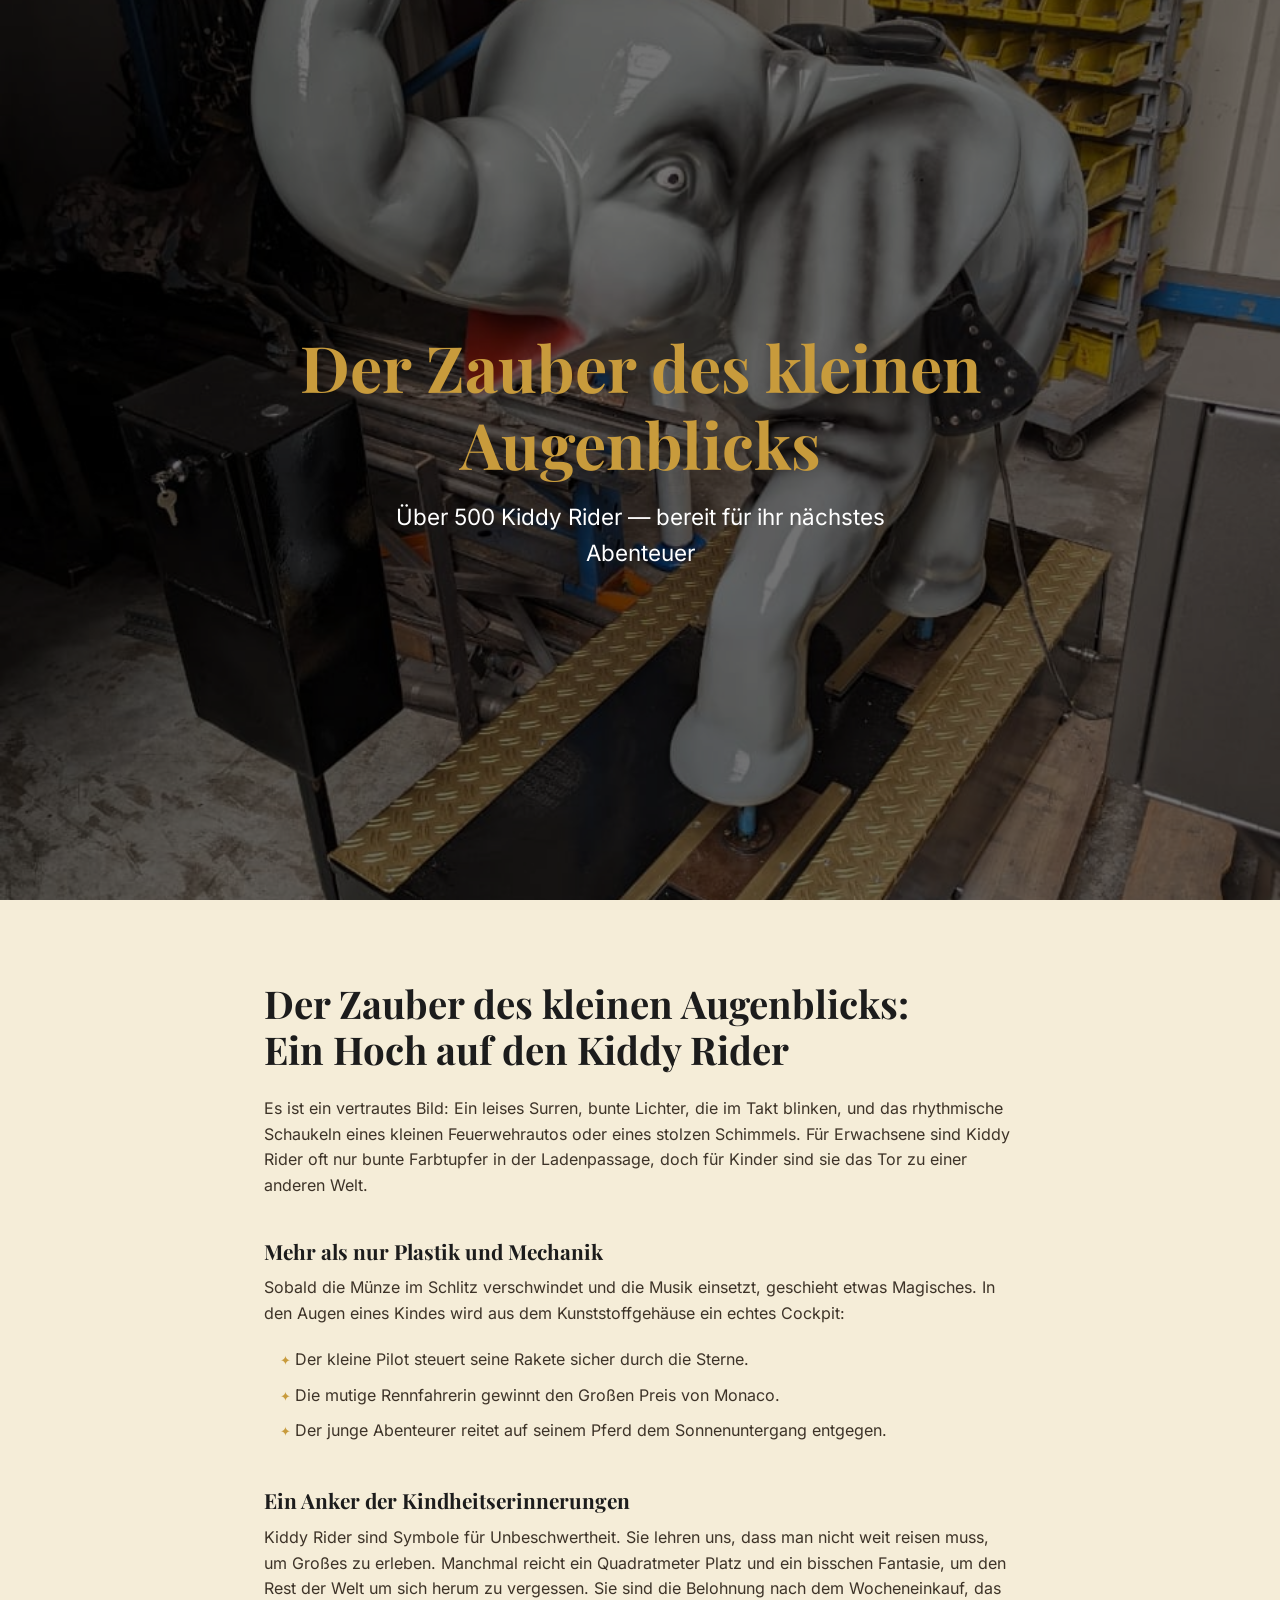
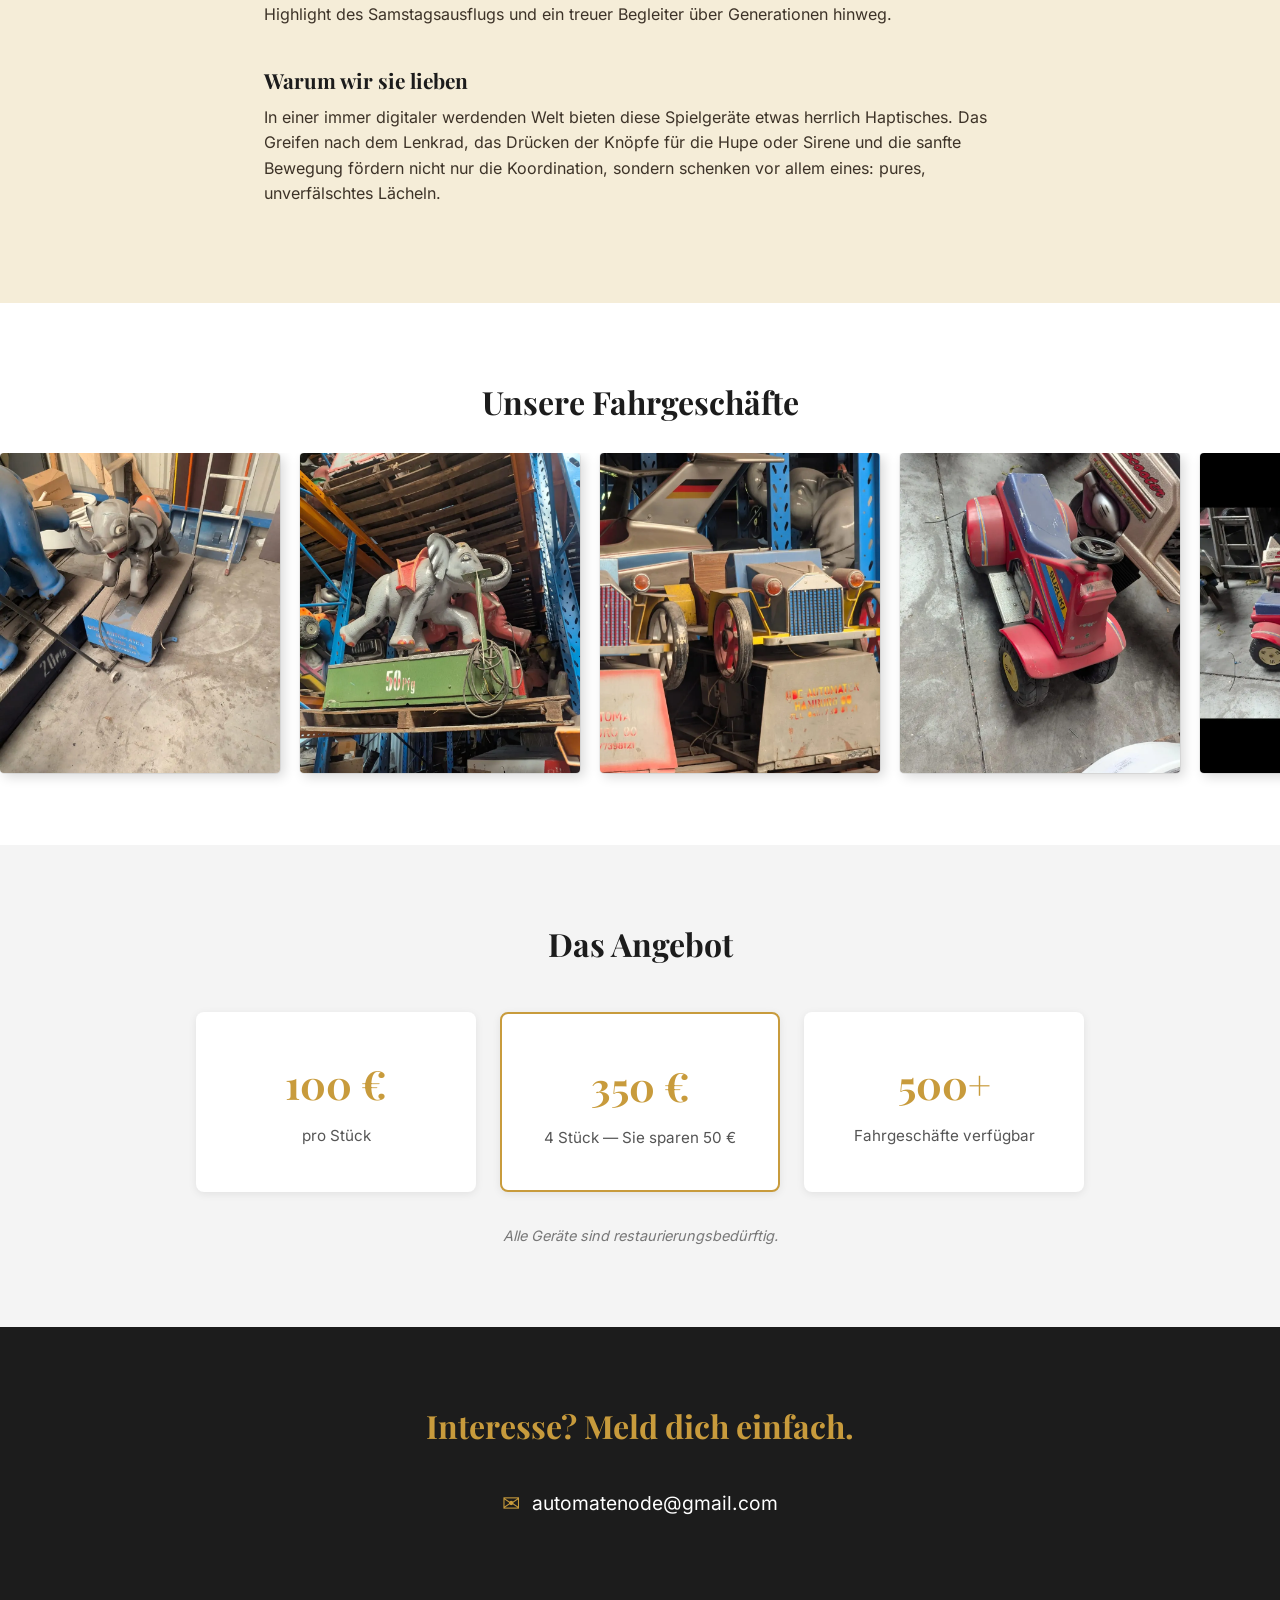
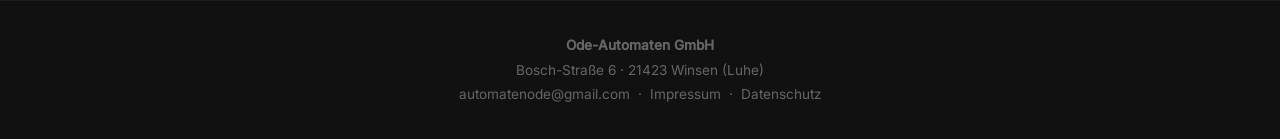
<file: index-alt.html>
<!DOCTYPE html>
<html lang="de">
<head>
  <meta charset="UTF-8">
  <meta name="viewport" content="width=device-width, initial-scale=1.0">
  <meta name="description" content="Münzgespeiste Kinderfahrgeschäfte zu kaufen. Über 500 Stück verfügbar. Elefanten, Oldtimer, Quads, Raketen & mehr. Ab 100 €.">
  <title>Kiddy Rider Spielgeräte — Über 500 Fahrgeschäfte kaufen</title>
  <link rel="icon" href="favicon.svg" type="image/svg+xml">
  <link rel="stylesheet" href="assets/fonts/fonts.css">
  <style>
    /* === COLORS === */
    :root {
      --gold: #C89B3C;
      --cream: #F5EDD8;
      --light-grey: #F4F4F4;
      --dark: #1C1C1C;
      --white: #FFFFFF;
    }

    /* === RESET & BASE === */
    *, *::before, *::after { box-sizing: border-box; margin: 0; padding: 0; }
    html { scroll-behavior: smooth; }
    body {
      font-family: 'Inter', sans-serif;
      color: #1C1C1C;
      line-height: 1.6;
    }

    /* === TYPOGRAPHY === */
    h1, h2, h3 { font-family: 'Playfair Display', serif; line-height: 1.2; }

    /* === LAYOUT === */
    .container {
      max-width: 1100px;
      margin: 0 auto;
      padding: 0 1.5rem;
    }

    /* === HERO === */
    .hero {
      position: relative;
      min-height: 100vh;
      background-color: var(--dark); /* fallback if image fails */
      background-image: url('assets/images/elefant-fahrt-grau-gross.jpeg');
      background-size: cover;
      background-position: center;
      display: flex;
      align-items: center;
      justify-content: center;
    }

    .hero-overlay {
      position: absolute;
      inset: 0;
      z-index: 0;
      background: rgba(0, 0, 0, 0.55);
    }

    .hero-content {
      position: relative;
      z-index: 1;
      text-align: center;
    }

    .hero-title {
      font-size: clamp(2rem, 5vw, 4rem);
      color: var(--gold);
      margin-bottom: 1rem;
    }

    .hero-sub {
      font-size: clamp(1rem, 2.5vw, 1.4rem);
      color: var(--white);
      max-width: 600px;
      margin: 0 auto;
    }

    /* === STORY === */
    .story {
      background: var(--cream);
      padding: 5rem 0;
    }

    .story-content {
      max-width: 800px;
    }

    .story-headline {
      font-size: clamp(1.6rem, 3vw, 2.4rem);
      color: var(--dark);
      margin-bottom: 1.5rem;
    }

    .story-content h3 {
      font-size: 1.3rem;
      color: var(--dark);
      margin-top: 2.5rem;
      margin-bottom: 0.75rem;
    }

    .story-content p {
      color: #3D3328;
      margin-bottom: 1rem;
    }

    .story-content ul {
      list-style: none;
      padding: 0;
      margin: 1rem 0 1rem 1rem;
    }

    .story-content ul li {
      color: #3D3328;
      padding: 0.3rem 0;
    }

    .story-content ul li::before {
      content: '✦ ';
      color: var(--gold);
      font-size: 0.8em;
    }

    /* === GALLERY === */
    .gallery {
      background: var(--white);
      padding: 5rem 0 3rem;
    }

    .gallery-title {
      font-size: clamp(1.4rem, 3vw, 2rem);
      color: var(--dark);
      margin-bottom: 2rem;
      text-align: center;
    }

    .gallery-track {
      display: flex;
      gap: 1.25rem;
      overflow-x: auto;
      scroll-snap-type: x mandatory;
      padding: 0 1.5rem 1.5rem;
      -webkit-overflow-scrolling: touch;
      scrollbar-width: thin;
      scrollbar-color: var(--gold) var(--light-grey);
    }

    .gallery-track::-webkit-scrollbar {
      height: 6px;
    }

    .gallery-track::-webkit-scrollbar-track {
      background: var(--light-grey);
    }

    .gallery-track::-webkit-scrollbar-thumb {
      background-color: var(--gold);
      border-radius: 3px;
    }

    .gallery-track img {
      flex: 0 0 280px;
      height: 320px;
      object-fit: cover;
      border-radius: 4px;
      scroll-snap-align: start;
      box-shadow: 4px 4px 12px rgba(0,0,0,0.15), 0 0 0 1px rgba(0,0,0,0.06);
    }

    /* === OFFER === */
    .offer {
      background: var(--light-grey);
      padding: 5rem 0;
    }

    .offer-title {
      font-size: clamp(1.4rem, 3vw, 2rem);
      text-align: center;
      margin-bottom: 3rem;
      color: var(--dark);
    }

    .offer-cards {
      display: flex;
      gap: 1.5rem;
      justify-content: center;
      flex-wrap: wrap;
    }

    .offer-card {
      background: var(--white);
      border-radius: 8px;
      padding: 2.5rem 2rem;
      text-align: center;
      flex: 1 1 200px;
      max-width: 280px;
      display: flex;
      flex-direction: column;
      gap: 0.5rem;
      box-shadow: 0 2px 8px rgba(0,0,0,0.08);
    }

    .offer-card--highlight {
      border: 2px solid var(--gold);
    }

    .offer-price {
      font-family: 'Playfair Display', serif;
      font-size: 2.5rem;
      font-weight: 700;
      color: var(--gold);
    }

    .offer-label {
      font-size: 0.95rem;
      color: #555;
    }

    .offer-note {
      text-align: center;
      margin-top: 2rem;
      font-size: 0.9rem;
      color: #777;
      font-style: italic;
    }

    /* Responsive: stack on mobile */
    @media (max-width: 600px) {
      .offer-cards {
        flex-direction: column;
        align-items: center;
      }
      .offer-card {
        width: 100%;
        max-width: 100%;
      }
    }

    /* === CONTACT === */
    .contact {
      background: var(--dark);
      padding: 5rem 0;
    }

    .contact-content {
      text-align: center;
    }

    .contact-title {
      font-size: clamp(1.4rem, 3vw, 2rem);
      color: var(--gold);
      margin-bottom: 2.5rem;
    }

    .contact-links {
      display: flex;
      flex-direction: column;
      align-items: center;
      gap: 1.25rem;
    }

    .contact-link {
      display: flex;
      align-items: center;
      gap: 0.75rem;
      color: var(--white);
      text-decoration: none;
      font-size: 1.2rem;
      transition: color 0.2s;
    }

    .contact-link:hover {
      color: var(--gold);
    }

    .contact-icon {
      font-size: 1.4rem;
      color: var(--gold);
    }

    /* === IMPRESSUM === */
    .impressum {
      background: #111;
      padding: 2rem 0;
      text-align: center;
      font-size: 0.85rem;
      color: #666;
      line-height: 1.8;
    }

    .impressum a {
      color: #666;
      text-decoration: none;
    }

    .impressum a:hover {
      color: var(--gold);
    }
  </style>
</head>
<body>

  <!-- HERO -->
  <section class="hero">
    <div class="hero-overlay"></div>
    <div class="container hero-content">
      <h1 class="hero-title">Der Zauber des kleinen Augenblicks</h1>
      <p class="hero-sub">Über 500 Kiddy Rider — bereit für ihr nächstes Abenteuer</p>
    </div>
  </section>

  <!-- STORY -->
  <section class="story">
    <div class="container story-content">
      <h2 class="story-headline">Der Zauber des kleinen Augenblicks:<br>Ein Hoch auf den Kiddy Rider</h2>
      <p>Es ist ein vertrautes Bild: Ein leises Surren, bunte Lichter, die im Takt blinken, und das rhythmische Schaukeln eines kleinen Feuerwehrautos oder eines stolzen Schimmels. Für Erwachsene sind Kiddy Rider oft nur bunte Farbtupfer in der Ladenpassage, doch für Kinder sind sie das Tor zu einer anderen Welt.</p>

      <h3>Mehr als nur Plastik und Mechanik</h3>
      <p>Sobald die Münze im Schlitz verschwindet und die Musik einsetzt, geschieht etwas Magisches. In den Augen eines Kindes wird aus dem Kunststoffgehäuse ein echtes Cockpit:</p>
      <ul>
        <li>Der kleine Pilot steuert seine Rakete sicher durch die Sterne.</li>
        <li>Die mutige Rennfahrerin gewinnt den Großen Preis von Monaco.</li>
        <li>Der junge Abenteurer reitet auf seinem Pferd dem Sonnenuntergang entgegen.</li>
      </ul>

      <h3>Ein Anker der Kindheitserinnerungen</h3>
      <p>Kiddy Rider sind Symbole für Unbeschwertheit. Sie lehren uns, dass man nicht weit reisen muss, um Großes zu erleben. Manchmal reicht ein Quadratmeter Platz und ein bisschen Fantasie, um den Rest der Welt um sich herum zu vergessen. Sie sind die Belohnung nach dem Wocheneinkauf, das Highlight des Samstagsausflugs und ein treuer Begleiter über Generationen hinweg.</p>

      <h3>Warum wir sie lieben</h3>
      <p>In einer immer digitaler werdenden Welt bieten diese Spielgeräte etwas herrlich Haptisches. Das Greifen nach dem Lenkrad, das Drücken der Knöpfe für die Hupe oder Sirene und die sanfte Bewegung fördern nicht nur die Koordination, sondern schenken vor allem eines: pures, unverfälschtes Lächeln.</p>
    </div>
  </section>

  <!-- GALLERY -->
  <section class="gallery">
    <div class="container">
      <h2 class="gallery-title">Unsere Fahrgeschäfte</h2>
    </div>
    <div class="gallery-track">
      <img src="assets/images/dumbo-elefant-fahrt-klein.webp" alt="Dumbo Elefant Kinderfahrt" loading="lazy">
      <img src="assets/images/elefant-reiter-fahrt-gruen.webp" alt="Elefant mit Reiter, grüne Basis" loading="lazy">
      <img src="assets/images/oldtimer-autos-lager.webp" alt="Vintage Oldtimer Fahrgeschäfte" loading="lazy">
      <img src="assets/images/quad-atv-rot.webp" alt="Rotes Quad ATV Kinderfahrt" loading="lazy">
      <img src="assets/images/suzuki-quad-und-scooter.webp" alt="Suzuki Quad und Scooter" loading="lazy">
      <img src="assets/images/quad-scooter-gruppe.webp" alt="Gruppe: Quad und Scooter" loading="lazy">
      <img src="assets/images/rakete-raumschiff-fahrt.webp" alt="Rakete Raumschiff Fahrgeschäft" loading="lazy">
      <img src="assets/images/oldtimer-auto-gruen-50pfg.webp" alt="Grüner Oldtimer, 50 Pfennig Münzautomat" loading="lazy">
    </div>
  </section>

  <!-- ANGEBOT -->
  <section class="offer">
    <div class="container">
      <h2 class="offer-title">Das Angebot</h2>
      <div class="offer-cards">
        <div class="offer-card">
          <span class="offer-price">100 €</span>
          <span class="offer-label">pro Stück</span>
        </div>
        <div class="offer-card offer-card--highlight">
          <span class="offer-price">350 €</span>
          <span class="offer-label">4 Stück — Sie sparen 50 €</span>
        </div>
        <div class="offer-card">
          <span class="offer-price">500+</span>
          <span class="offer-label">Fahrgeschäfte verfügbar</span>
        </div>
      </div>
      <p class="offer-note">Alle Geräte sind restaurierungsbedürftig.</p>
    </div>
  </section>

  <!-- KONTAKT -->
  <section class="contact">
    <div class="container contact-content">
      <h2 class="contact-title">Interesse? Meld dich einfach.</h2>
      <div class="contact-links">
        <a href="mailto:automatenode@gmail.com" class="contact-link">
          <span class="contact-icon">✉</span>
          <span>automatenode@gmail.com</span>
        </a>
      </div>
    </div>
  </section>

  <!-- IMPRESSUM -->
  <footer class="impressum">
    <div class="container">
      <p><strong>Ode-Automaten GmbH</strong></p>
      <p>Bosch-Straße 6 · 21423 Winsen (Luhe)</p>
      <p><a href="mailto:automatenode@gmail.com">automatenode@gmail.com</a> &nbsp;·&nbsp; <a href="impressum.html">Impressum</a> &nbsp;·&nbsp; <a href="datenschutz.html">Datenschutz</a></p>
    </div>
  </footer>

</body>
</html>
</file>
<file: assets/fonts/fonts.css>
/* ============================================================
   Lokal gehostete Schriften — keine Verbindung zu Google Fonts
   Eingebunden in index.html und index-v2.html
   ============================================================ */

/* Abril Fatface — 400 */
@font-face {
  font-family: 'Abril Fatface';
  font-style: normal;
  font-weight: 400;
  font-display: swap;
  src: url('abril-fatface-400-latin-ext.woff2') format('woff2');
  unicode-range: U+0100-02AF, U+0304, U+0308, U+0329, U+1E00-1E9F, U+1EF2-1EFF, U+2020, U+20A0-20AB, U+20AD-20C0, U+2113, U+2C60-2C7F, U+A720-A7FF;
}
@font-face {
  font-family: 'Abril Fatface';
  font-style: normal;
  font-weight: 400;
  font-display: swap;
  src: url('abril-fatface-400-latin.woff2') format('woff2');
  unicode-range: U+0000-00FF, U+0131, U+0152-0153, U+02BB-02BC, U+02C6, U+02DA, U+02DC, U+0304, U+0308, U+0329, U+2000-206F, U+20AC, U+2122, U+2191, U+2193, U+2212, U+2215, U+FEFF, U+FFFD;
}

/* Inter — 400 */
@font-face {
  font-family: 'Inter';
  font-style: normal;
  font-weight: 400;
  font-display: swap;
  src: url('inter-latin-ext.woff2') format('woff2');
  unicode-range: U+0100-02AF, U+0304, U+0308, U+0329, U+1E00-1E9F, U+1EF2-1EFF, U+2020, U+20A0-20AB, U+20AD-20C0, U+2113, U+2C60-2C7F, U+A720-A7FF;
}
@font-face {
  font-family: 'Inter';
  font-style: normal;
  font-weight: 400;
  font-display: swap;
  src: url('inter-latin.woff2') format('woff2');
  unicode-range: U+0000-00FF, U+0131, U+0152-0153, U+02BB-02BC, U+02C6, U+02DA, U+02DC, U+0304, U+0308, U+0329, U+2000-206F, U+20AC, U+2122, U+2191, U+2193, U+2212, U+2215, U+FEFF, U+FFFD;
}

/* Inter — 500 */
@font-face {
  font-family: 'Inter';
  font-style: normal;
  font-weight: 500;
  font-display: swap;
  src: url('inter-latin-ext.woff2') format('woff2');
  unicode-range: U+0100-02AF, U+0304, U+0308, U+0329, U+1E00-1E9F, U+1EF2-1EFF, U+2020, U+20A0-20AB, U+20AD-20C0, U+2113, U+2C60-2C7F, U+A720-A7FF;
}
@font-face {
  font-family: 'Inter';
  font-style: normal;
  font-weight: 500;
  font-display: swap;
  src: url('inter-latin.woff2') format('woff2');
  unicode-range: U+0000-00FF, U+0131, U+0152-0153, U+02BB-02BC, U+02C6, U+02DA, U+02DC, U+0304, U+0308, U+0329, U+2000-206F, U+20AC, U+2122, U+2191, U+2193, U+2212, U+2215, U+FEFF, U+FFFD;
}

/* Lora — 400 normal */
@font-face {
  font-family: 'Lora';
  font-style: normal;
  font-weight: 400;
  font-display: swap;
  src: url('lora-latin-ext.woff2') format('woff2');
  unicode-range: U+0100-02AF, U+0304, U+0308, U+0329, U+1E00-1E9F, U+1EF2-1EFF, U+2020, U+20A0-20AB, U+20AD-20C0, U+2113, U+2C60-2C7F, U+A720-A7FF;
}
@font-face {
  font-family: 'Lora';
  font-style: normal;
  font-weight: 400;
  font-display: swap;
  src: url('lora-latin.woff2') format('woff2');
  unicode-range: U+0000-00FF, U+0131, U+0152-0153, U+02BB-02BC, U+02C6, U+02DA, U+02DC, U+0304, U+0308, U+0329, U+2000-206F, U+20AC, U+2122, U+2191, U+2193, U+2212, U+2215, U+FEFF, U+FFFD;
}

/* Lora — 600 normal */
@font-face {
  font-family: 'Lora';
  font-style: normal;
  font-weight: 600;
  font-display: swap;
  src: url('lora-latin-ext.woff2') format('woff2');
  unicode-range: U+0100-02AF, U+0304, U+0308, U+0329, U+1E00-1E9F, U+1EF2-1EFF, U+2020, U+20A0-20AB, U+20AD-20C0, U+2113, U+2C60-2C7F, U+A720-A7FF;
}
@font-face {
  font-family: 'Lora';
  font-style: normal;
  font-weight: 600;
  font-display: swap;
  src: url('lora-latin.woff2') format('woff2');
  unicode-range: U+0000-00FF, U+0131, U+0152-0153, U+02BB-02BC, U+02C6, U+02DA, U+02DC, U+0304, U+0308, U+0329, U+2000-206F, U+20AC, U+2122, U+2191, U+2193, U+2212, U+2215, U+FEFF, U+FFFD;
}

/* Lora — 400 italic */
@font-face {
  font-family: 'Lora';
  font-style: italic;
  font-weight: 400;
  font-display: swap;
  src: url('lora-italic-latin-ext.woff2') format('woff2');
  unicode-range: U+0100-02AF, U+0304, U+0308, U+0329, U+1E00-1E9F, U+1EF2-1EFF, U+2020, U+20A0-20AB, U+20AD-20C0, U+2113, U+2C60-2C7F, U+A720-A7FF;
}
@font-face {
  font-family: 'Lora';
  font-style: italic;
  font-weight: 400;
  font-display: swap;
  src: url('lora-italic-latin.woff2') format('woff2');
  unicode-range: U+0000-00FF, U+0131, U+0152-0153, U+02BB-02BC, U+02C6, U+02DA, U+02DC, U+0304, U+0308, U+0329, U+2000-206F, U+20AC, U+2122, U+2191, U+2193, U+2212, U+2215, U+FEFF, U+FFFD;
}

/* Oswald — 300 */
@font-face {
  font-family: 'Oswald';
  font-style: normal;
  font-weight: 300;
  font-display: swap;
  src: url('oswald-latin-ext.woff2') format('woff2');
  unicode-range: U+0100-02AF, U+0304, U+0308, U+0329, U+1E00-1E9F, U+1EF2-1EFF, U+2020, U+20A0-20AB, U+20AD-20C0, U+2113, U+2C60-2C7F, U+A720-A7FF;
}
@font-face {
  font-family: 'Oswald';
  font-style: normal;
  font-weight: 300;
  font-display: swap;
  src: url('oswald-latin.woff2') format('woff2');
  unicode-range: U+0000-00FF, U+0131, U+0152-0153, U+02BB-02BC, U+02C6, U+02DA, U+02DC, U+0304, U+0308, U+0329, U+2000-206F, U+20AC, U+2122, U+2191, U+2193, U+2212, U+2215, U+FEFF, U+FFFD;
}

/* Oswald — 400 */
@font-face {
  font-family: 'Oswald';
  font-style: normal;
  font-weight: 400;
  font-display: swap;
  src: url('oswald-latin-ext.woff2') format('woff2');
  unicode-range: U+0100-02AF, U+0304, U+0308, U+0329, U+1E00-1E9F, U+1EF2-1EFF, U+2020, U+20A0-20AB, U+20AD-20C0, U+2113, U+2C60-2C7F, U+A720-A7FF;
}
@font-face {
  font-family: 'Oswald';
  font-style: normal;
  font-weight: 400;
  font-display: swap;
  src: url('oswald-latin.woff2') format('woff2');
  unicode-range: U+0000-00FF, U+0131, U+0152-0153, U+02BB-02BC, U+02C6, U+02DA, U+02DC, U+0304, U+0308, U+0329, U+2000-206F, U+20AC, U+2122, U+2191, U+2193, U+2212, U+2215, U+FEFF, U+FFFD;
}

/* Oswald — 600 */
@font-face {
  font-family: 'Oswald';
  font-style: normal;
  font-weight: 600;
  font-display: swap;
  src: url('oswald-latin-ext.woff2') format('woff2');
  unicode-range: U+0100-02AF, U+0304, U+0308, U+0329, U+1E00-1E9F, U+1EF2-1EFF, U+2020, U+20A0-20AB, U+20AD-20C0, U+2113, U+2C60-2C7F, U+A720-A7FF;
}
@font-face {
  font-family: 'Oswald';
  font-style: normal;
  font-weight: 600;
  font-display: swap;
  src: url('oswald-latin.woff2') format('woff2');
  unicode-range: U+0000-00FF, U+0131, U+0152-0153, U+02BB-02BC, U+02C6, U+02DA, U+02DC, U+0304, U+0308, U+0329, U+2000-206F, U+20AC, U+2122, U+2191, U+2193, U+2212, U+2215, U+FEFF, U+FFFD;
}

/* Oswald — 700 */
@font-face {
  font-family: 'Oswald';
  font-style: normal;
  font-weight: 700;
  font-display: swap;
  src: url('oswald-latin-ext.woff2') format('woff2');
  unicode-range: U+0100-02AF, U+0304, U+0308, U+0329, U+1E00-1E9F, U+1EF2-1EFF, U+2020, U+20A0-20AB, U+20AD-20C0, U+2113, U+2C60-2C7F, U+A720-A7FF;
}
@font-face {
  font-family: 'Oswald';
  font-style: normal;
  font-weight: 700;
  font-display: swap;
  src: url('oswald-latin.woff2') format('woff2');
  unicode-range: U+0000-00FF, U+0131, U+0152-0153, U+02BB-02BC, U+02C6, U+02DA, U+02DC, U+0304, U+0308, U+0329, U+2000-206F, U+20AC, U+2122, U+2191, U+2193, U+2212, U+2215, U+FEFF, U+FFFD;
}

/* Playfair Display — 400 */
@font-face {
  font-family: 'Playfair Display';
  font-style: normal;
  font-weight: 400;
  font-display: swap;
  src: url('playfair-display-latin-ext.woff2') format('woff2');
  unicode-range: U+0100-02AF, U+0304, U+0308, U+0329, U+1E00-1E9F, U+1EF2-1EFF, U+2020, U+20A0-20AB, U+20AD-20C0, U+2113, U+2C60-2C7F, U+A720-A7FF;
}
@font-face {
  font-family: 'Playfair Display';
  font-style: normal;
  font-weight: 400;
  font-display: swap;
  src: url('playfair-display-latin.woff2') format('woff2');
  unicode-range: U+0000-00FF, U+0131, U+0152-0153, U+02BB-02BC, U+02C6, U+02DA, U+02DC, U+0304, U+0308, U+0329, U+2000-206F, U+20AC, U+2122, U+2191, U+2193, U+2212, U+2215, U+FEFF, U+FFFD;
}

/* Playfair Display — 700 */
@font-face {
  font-family: 'Playfair Display';
  font-style: normal;
  font-weight: 700;
  font-display: swap;
  src: url('playfair-display-latin-ext.woff2') format('woff2');
  unicode-range: U+0100-02AF, U+0304, U+0308, U+0329, U+1E00-1E9F, U+1EF2-1EFF, U+2020, U+20A0-20AB, U+20AD-20C0, U+2113, U+2C60-2C7F, U+A720-A7FF;
}
@font-face {
  font-family: 'Playfair Display';
  font-style: normal;
  font-weight: 700;
  font-display: swap;
  src: url('playfair-display-latin.woff2') format('woff2');
  unicode-range: U+0000-00FF, U+0131, U+0152-0153, U+02BB-02BC, U+02C6, U+02DA, U+02DC, U+0304, U+0308, U+0329, U+2000-206F, U+20AC, U+2122, U+2191, U+2193, U+2212, U+2215, U+FEFF, U+FFFD;
}
</file>
